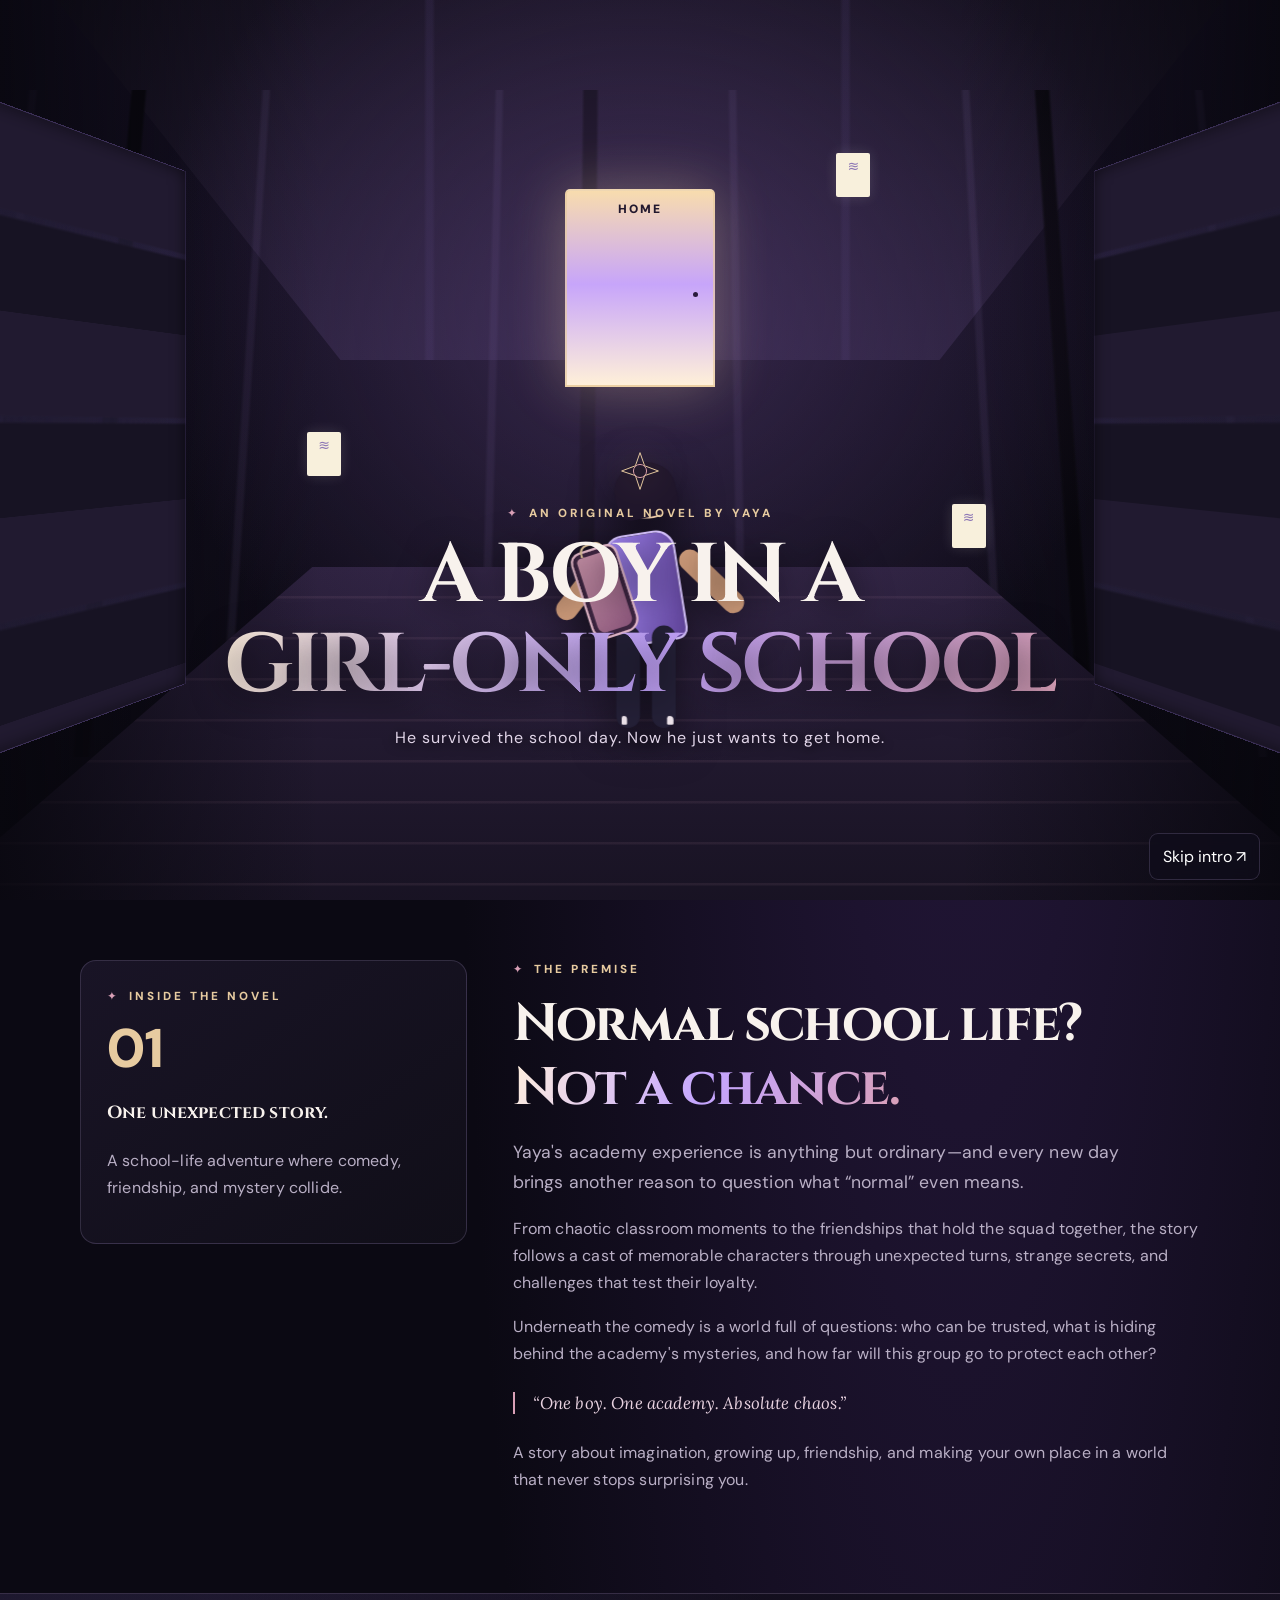
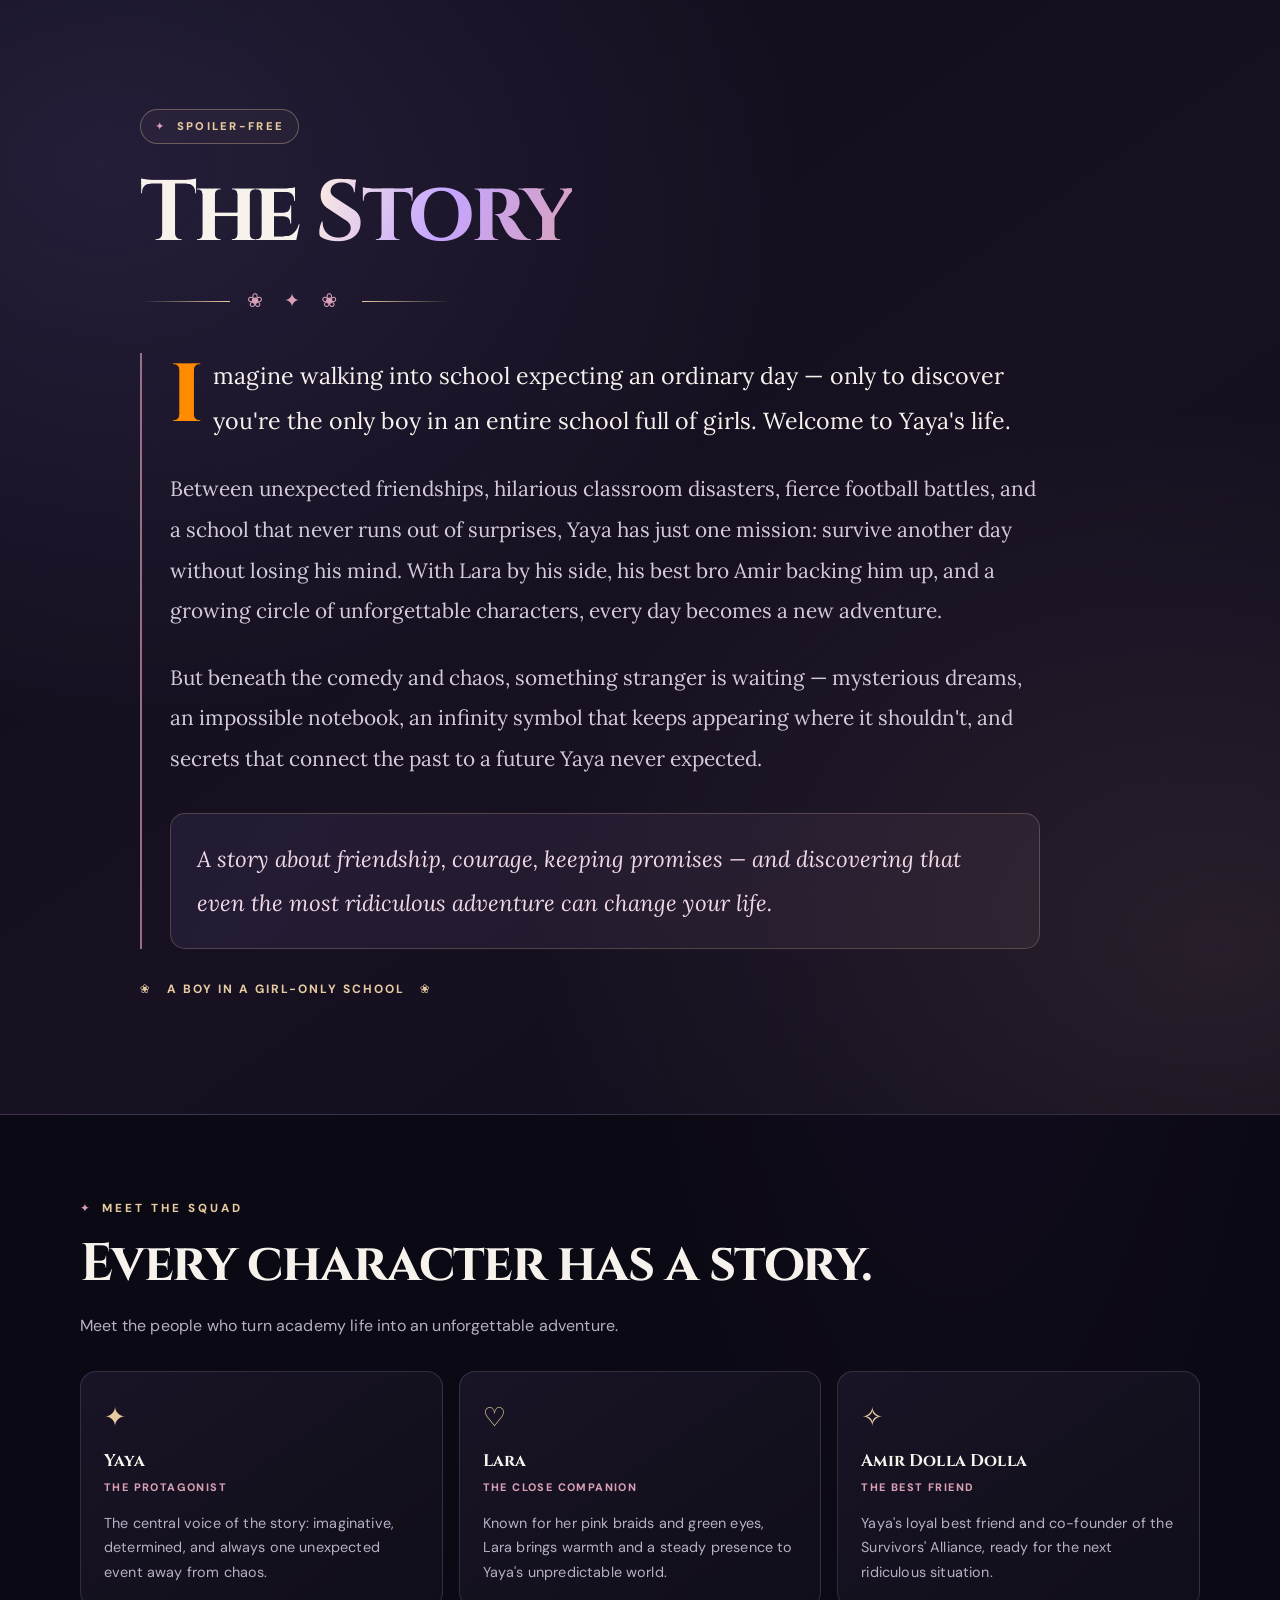
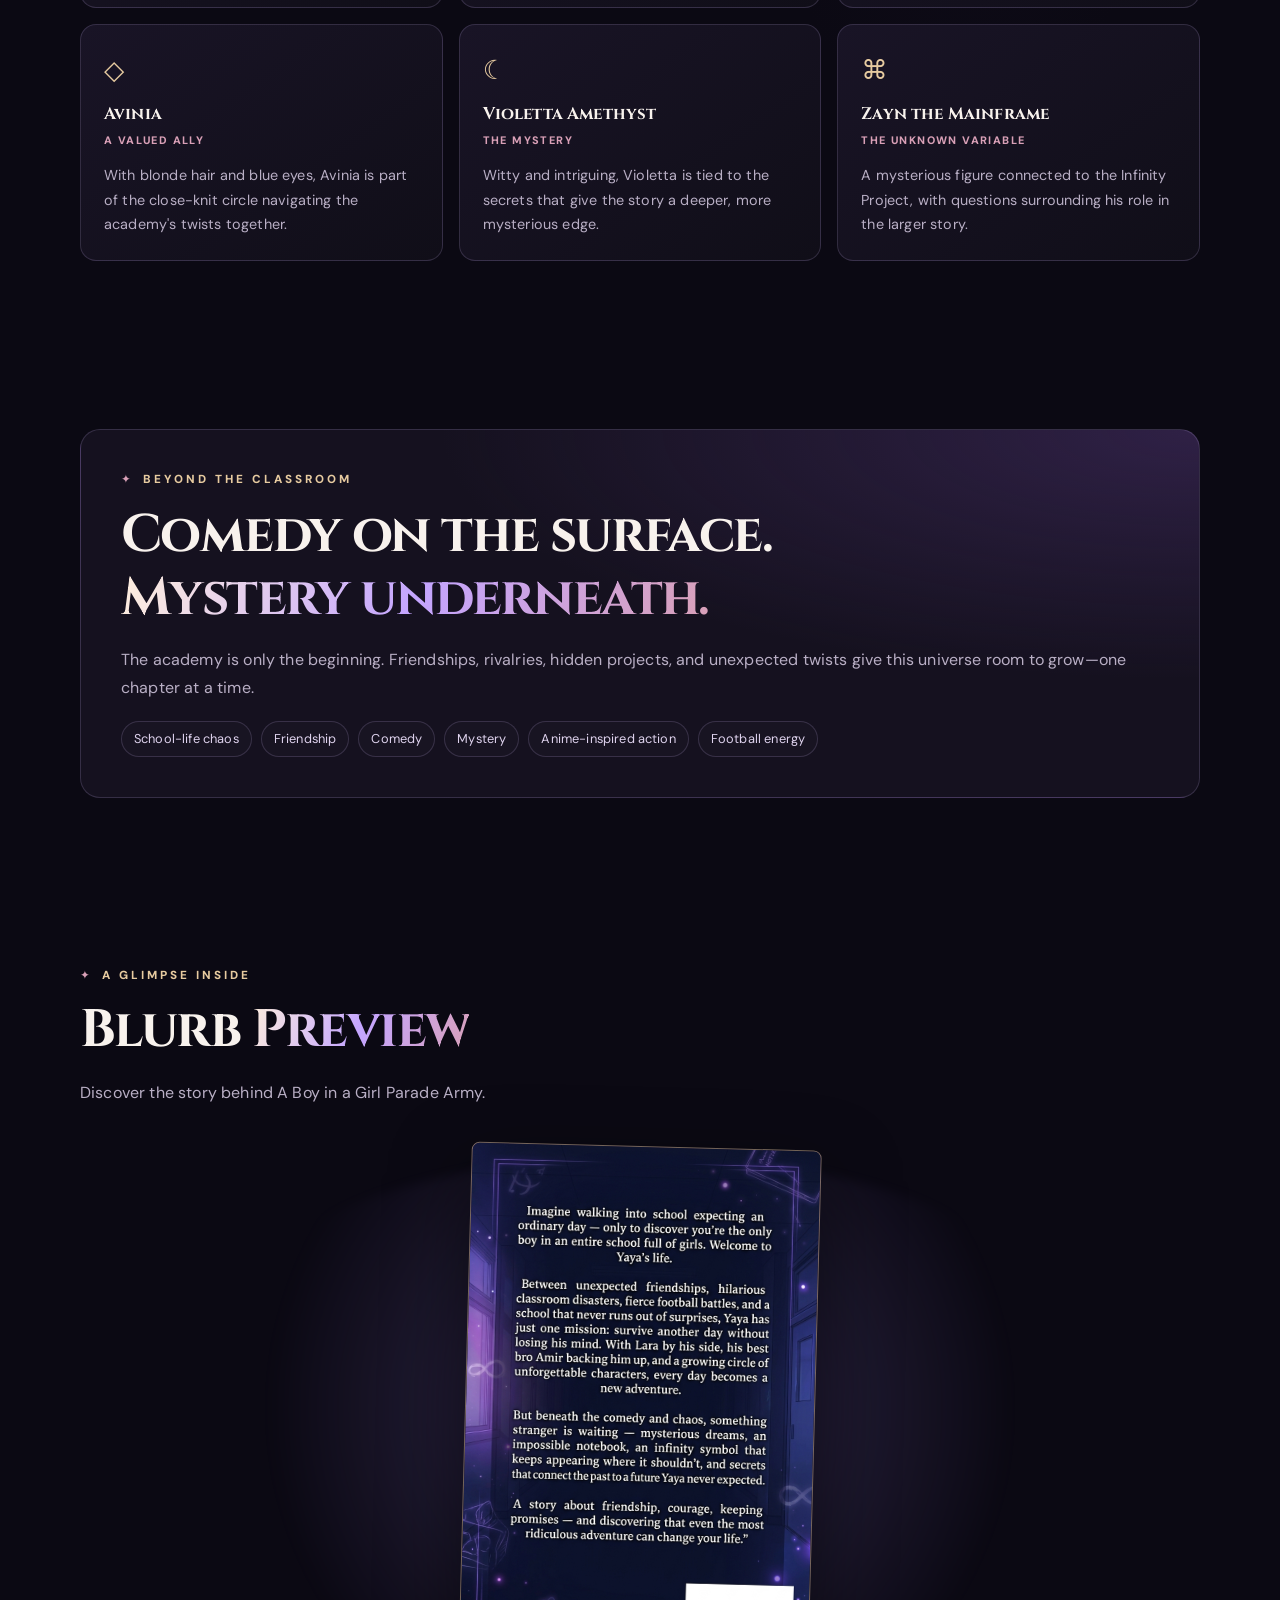
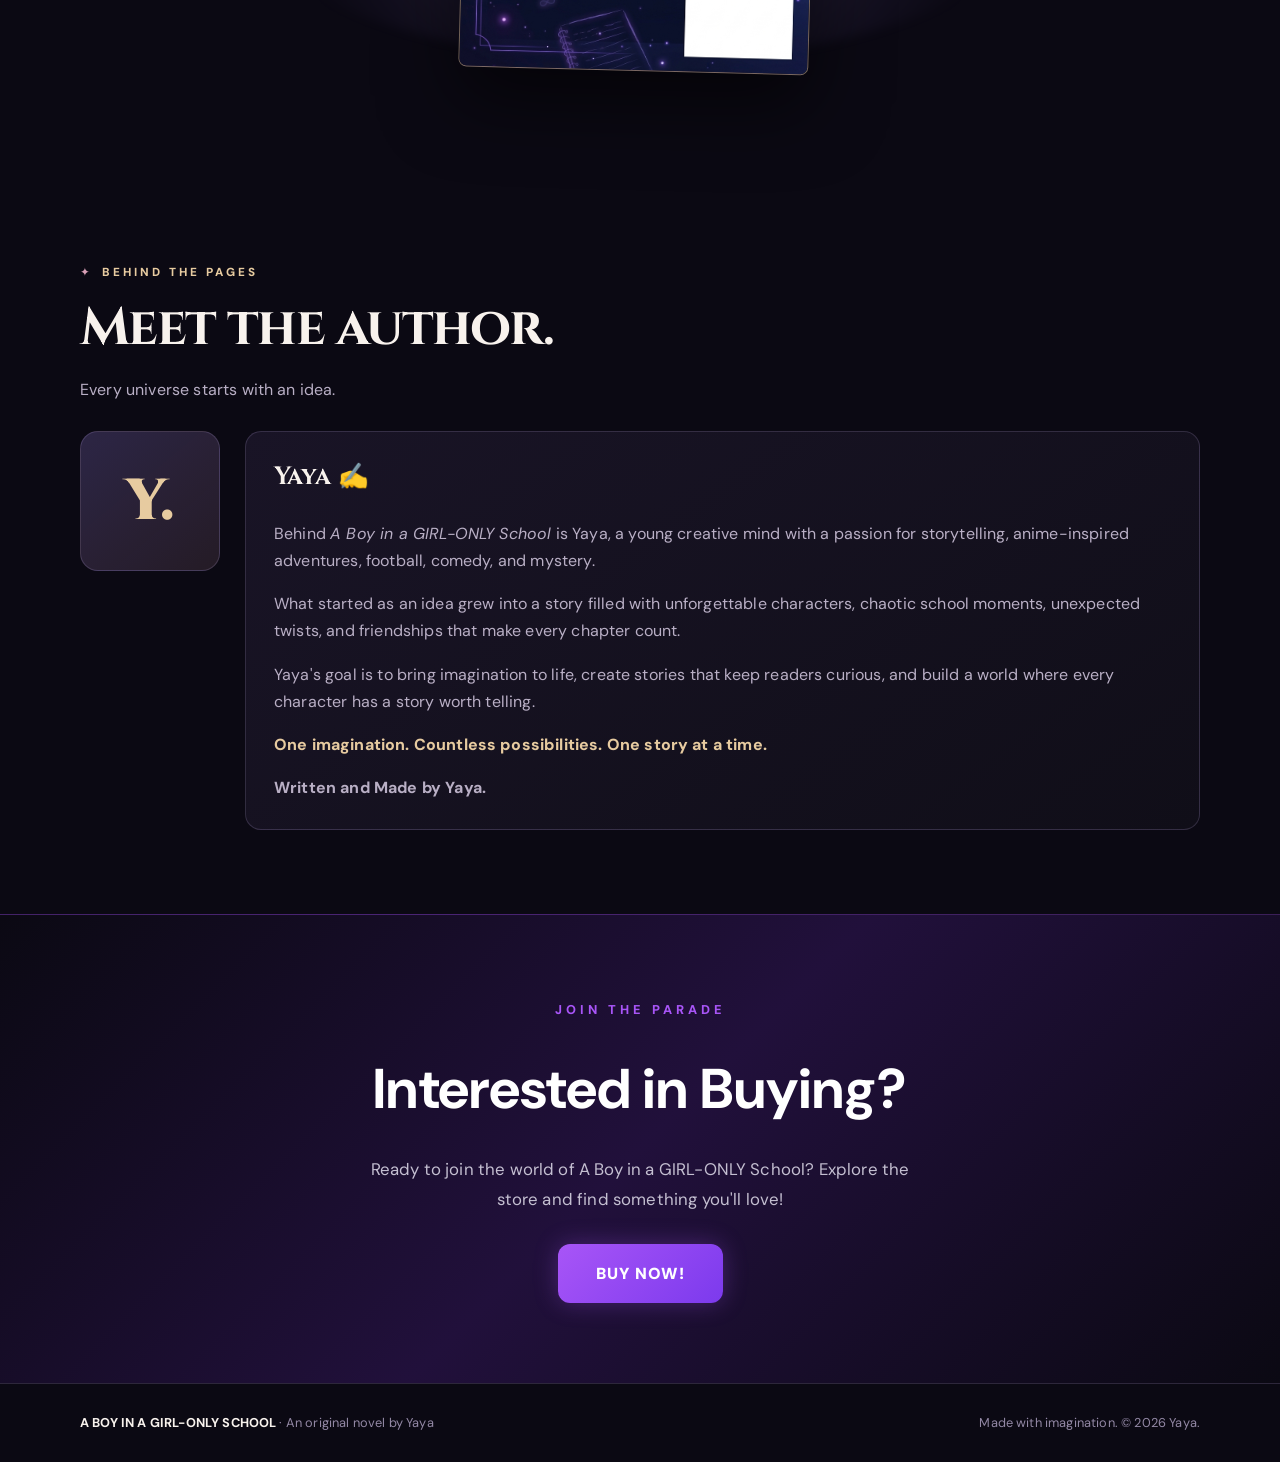
<file: index.html>
<!doctype html>
<html lang="en">
  <head>
    <meta charset="UTF-8" />
    <meta name="viewport" content="width=device-width, initial-scale=1" />
    <meta name="theme-color" content="#0b0913" />
    <meta name="color-scheme" content="dark" />
    <meta name="robots" content="index, follow, max-image-preview:large" />

    <!-- SEO -->
    <title>A Boy in a GIRL-ONLY School | Official Novel by Yaya</title>
    <meta
      name="description"
      content="Discover A Boy in a GIRL-ONLY School, an original school-life comedy by Yaya filled with friendship, academy adventures, football, and mystery."
    />
    <link rel="canonical" href="https://girl-only.cc.cd/" />

    <!-- Social sharing: Open Graph -->
    <meta property="og:type" content="website" />
    <meta property="og:site_name" content="A Boy in a GIRL-ONLY School" />
    <meta
      property="og:title"
      content="A Boy in a GIRL-ONLY School | Official Novel by Yaya"
    />
    <meta
      property="og:description"
      content="One boy. One academy. Absolute chaos. Discover Yaya's original novel, meet the squad, and explore the academy's mysteries."
    />
    <meta property="og:url" content="https://girl-only.cc.cd/" />
    <meta property="og:image" content="https://girl-only.cc.cd/cover.png" />
    <meta
      property="og:image:alt"
      content="Cover artwork for A Boy in a GIRL-ONLY School by Yaya"
    />

    <!-- X / Twitter sharing -->
    <meta name="twitter:card" content="summary_large_image" />
    <meta name="twitter:title" content="A Boy in a GIRL-ONLY School | Yaya" />
    <meta
      name="twitter:description"
      content="One boy. One academy. Absolute chaos. Explore Yaya's original school-life comedy novel."
    />
    <meta name="twitter:image" content="https://https://girl-only.cc.cd/cover.png" />

    <!-- Structured data -->
    <script type="application/ld+json">
      {
        "@context": "https://schema.org",
        "@type": "WebSite",
        "name": "A Boy in a GIRL-ONLY School",
        "url": "https://girl-only.cc.cd/",
        "description": "An original school-life comedy novel by Yaya featuring friendship, academy adventures, football, and mystery.",
        "inLanguage": "en",
        "author": {
          "@type": "Person",
          "name": "Yaya"
        }
      }
    </script>

    <!-- Sitemap -->
    <link
      rel="sitemap"
      type="application/xml"
      href="https://girl-only.cc.cd/sitemap.xml"
    />

    <!-- Favicon -->
    <link
      rel="icon"
      type="image/svg+xml"
      href="data:image/svg+xml,%3Csvg xmlns='http://www.w3.org/2000/svg' viewBox='0 0 64 64'%3E%3Crect width='64' height='64' rx='16' fill='%230b0913'/%3E%3Crect x='1' y='1' width='62' height='62' rx='15' fill='none' stroke='%23e7cba0' stroke-opacity='.65'/%3E%3Cpath d='M32 20 C22 7 9 20 18 30 L32 44 L46 30 C55 20 42 7 32 20Z' fill='none' stroke='%23c7a5fa' stroke-width='4' stroke-linecap='round' stroke-linejoin='round'/%3E%3Cpath d='M32 13 L35 21 L43 24 L35 27 L32 35 L29 27 L21 24 L29 21Z' fill='%23e7cba0'/%3E%3Ccircle cx='47' cy='45' r='3' fill='%23e9a6cf'/%3E%3C/svg%3E"
    />

    <!-- Fonts -->
    <link rel="preconnect" href="https://fonts.googleapis.com" />
    <link rel="preconnect" href="https://fonts.gstatic.com" crossorigin />
    <link
      href="https://fonts.googleapis.com/css2?family=Cinzel:wght@500;600;700;800;900&family=DM+Sans:wght@400;500;600;700;800;900&family=Lora:ital,wght@0,400;0,500;0,600;0,700;1,400;1,500;1,600&display=swap"
      rel="stylesheet"
    />
    <style>
      :root {
        color-scheme: dark;
        --bg: #0b0913;
        --panel: #15111f;
        --panel2: #1c1729;
        --purple: #a78bfa;
        --rose: #d9a0b7;
        --gold: #e7cba0;
        --text: #f8f2ed;
        --muted: #b9afc5;
        --border: rgba(215, 190, 255, 0.17);
        --display: "Cinzel", Georgia, serif;
        --story: "Lora", Georgia, serif;
        --ui: "DM Sans", system-ui, sans-serif;
        --max: 1120px;
        --nav-h: 78px;
      }
      *,
      *::before,
      *::after {
        box-sizing: border-box;
      }
      html {
        scroll-behavior: smooth;
        scroll-padding-top: calc(var(--nav-h) + 16px);
        scrollbar-width: thin;
        scrollbar-color: #b99aff #100d1b;
      }
      body {
        margin: 0;
        background:
          radial-gradient(ellipse at 75% 0%, #26183d 0, transparent 38%),
          var(--bg);
        color: var(--text);
        font-family: var(--ui);
        font-size: 16px;
        line-height: 1.7;
        letter-spacing: 0.01em;
        -webkit-font-smoothing: antialiased;
      }
      body::selection {
        background: #ff8c42;
        color: #171717;
      }
      ::selection {
        background: #ff8c42;
        color: #171717;
      }
      ::-webkit-scrollbar {
        width: 10px;
      }
      ::-webkit-scrollbar-track {
        background: #100d1b;
      }
      ::-webkit-scrollbar-thumb {
        background: linear-gradient(#a78bfa, #e9a6cf);
        border: 2px solid #100d1b;
        border-radius: 20px;
      }
      a {
        color: inherit;
        text-decoration: none;
      }
      button {
        font: inherit;
      }
      button,
      a {
        -webkit-tap-highlight-color: transparent;
      }
      button:focus-visible,
      a:focus-visible {
        outline: 2px solid var(--gold);
        outline-offset: 4px;
      }
      img {
        max-width: 100%;
      }
      .container {
        width: min(var(--max), 90%);
        margin-inline: auto;
      }
      .skip-link {
        position: fixed;
        top: 10px;
        left: 10px;
        z-index: 1000;
        padding: 10px 14px;
        background: var(--gold);
        color: #17121e;
        border-radius: 8px;
        transform: translateY(-160%);
      }
      .skip-link:focus {
        transform: translateY(0);
      }
      .reading-progress {
        position: fixed;
        inset: 0 auto auto 0;
        width: 0;
        height: 3px;
        z-index: 1000;
        background: linear-gradient(90deg, var(--purple), #f0abcf);
        box-shadow: 0 0 12px #a78bfa80;
        pointer-events: none;
      }
      header {
        position: sticky;
        top: 0;
        z-index: 100;
        background: rgba(11, 9, 19, 0.88);
        border-bottom: 1px solid var(--border);
        backdrop-filter: blur(16px);
        -webkit-backdrop-filter: blur(16px);
      }
      nav {
        min-height: var(--nav-h);
        display: flex;
        align-items: center;
        justify-content: space-between;
        gap: 24px;
      }
      .logo {
        display: inline-flex;
        flex-direction: column;
        gap: 0;
        font-family: var(--display);
        font-size: clamp(0.7rem, 1.25vw, 0.94rem);
        font-weight: 900;
        line-height: 1.25;
        letter-spacing: 0.105em;
        white-space: nowrap;
      }
      .logo-top {
        color: var(--text);
      }
      .logo-bottom {
        color: var(--rose);
        font-size: 0.82em;
        letter-spacing: 0.2em;
      }
      .navlinks {
        display: flex;
        align-items: center;
        gap: clamp(14px, 2.2vw, 27px);
        color: var(--muted);
        font-size: 0.87rem;
        font-weight: 600;
      }
      .navlinks a {
        transition: color 0.2s;
      }
      .navlinks a:hover,
      .navlinks a[aria-current="location"] {
        color: var(--gold);
      }
      .menu {
        display: none;
        border: 1px solid var(--border);
        border-radius: 10px;
        padding: 8px 12px;
        background: #ffffff06;
        color: var(--text);
        cursor: pointer;
      }
      .hero {
        position: relative;
        padding: clamp(64px, 9vw, 110px) 0 90px;
        overflow: hidden;
      }
      .hero::before {
        content: "";
        position: absolute;
        inset: 0;
        pointer-events: none;
        background: radial-gradient(
          ellipse at 0 40%,
          rgba(167, 139, 250, 0.08),
          transparent 45%
        );
      }
      .hero-grid {
        position: relative;
        display: grid;
        grid-template-columns: 1.15fr 0.85fr;
        gap: clamp(28px, 5vw, 64px);
        align-items: center;
      }
      .eyebrow {
        color: var(--gold);
        text-transform: uppercase;
        letter-spacing: 3px;
        font-size: 0.73rem;
        font-weight: 800;
      }
      .eyebrow::before {
        content: "✦";
        margin-right: 9px;
        color: var(--rose);
      }
      h1,
      .intro-title,
      .section-title {
        font-family: var(--display);
        font-weight: 700;
        text-wrap: balance;
      }
      h1 {
        font-size: clamp(2.6rem, 6vw, 5.4rem);
        line-height: 1.08;
        letter-spacing: -0.045em;
        margin: 22px 0;
      }
      .gradient {
        color: var(--purple);
        background: linear-gradient(110deg, #fff0dd, #c4a5ff, var(--rose));
        -webkit-background-clip: text;
        background-clip: text;
        -webkit-text-fill-color: transparent;
      }
      .lead {
        color: var(--muted);
        font-size: clamp(1rem, 1.4vw, 1.1rem);
        max-width: 610px;
      }
      .actions {
        display: flex;
        gap: 12px;
        flex-wrap: wrap;
        margin-top: 28px;
      }
      .btn {
        display: inline-flex;
        align-items: center;
        justify-content: center;
        gap: 8px;
        padding: 12px 18px;
        border: 1px solid var(--border);
        border-radius: 10px;
        font-weight: 750;
        transition:
          transform 0.2s,
          border-color 0.2s,
          background 0.2s;
      }
      .btn:hover {
        transform: translateY(-2px);
      }
      .primary {
        background: linear-gradient(120deg, #7951c8, #a078d6);
        border-color: transparent;
        color: white;
        box-shadow: 0 8px 25px #7951c82c;
      }
      .primary:hover {
        background: linear-gradient(120deg, #8a63d8, #b08ae2);
      }
      .secondary {
        background: rgba(255, 255, 255, 0.025);
      }
      .secondary:hover {
        border-color: #a78bfa88;
      }
      .meta {
        color: var(--muted);
        font-size: 0.8rem;
        margin-top: 26px;
      }
      .cover-wrap {
        position: relative;
        display: grid;
        place-items: center;
        padding: 24px;
      }
      .cover-wrap::before {
        content: "";
        position: absolute;
        inset: 6%;
        border-radius: 50%;
        background: radial-gradient(
          circle,
          rgba(167, 139, 250, 0.27),
          transparent 68%
        );
        filter: blur(6px);
      }
      .cover {
        position: relative;
        width: min(100%, 350px);
        aspect-ratio: 2/3;
        border-radius: 8px;
        overflow: hidden;
        border: 1px solid rgba(231, 203, 160, 0.45);
        background: linear-gradient(145deg, #241936, #100d18);
        box-shadow: 0 30px 75px #0009;
        transform: rotate(1.5deg);
        transition: transform 0.35s;
      }
      .cover:hover {
        transform: rotate(0) translateY(-5px);
      }
      .cover img {
        width: 100%;
        height: 100%;
        object-fit: cover;
        display: block;
      }
      .cover-fallback {
        display: none;
        position: absolute;
        inset: 0;
        padding: 28px;
        text-align: center;
        place-items: center;
        background: radial-gradient(circle at 50% 25%, #49306c, #100d18 68%);
      }
      .cover-fallback strong {
        font: 800 clamp(1.5rem, 3vw, 2.2rem)/1.2 var(--display);
        display: block;
      }
      .cover-fallback span {
        display: block;
        color: var(--gold);
        letter-spacing: 3px;
        font-size: 0.7rem;
        margin-top: 20px;
      }
      section {
        padding: clamp(58px, 7vw, 84px) 0;
      }
      .section-title {
        font-size: clamp(2rem, 4.4vw, 3.3rem);
        line-height: 1.2;
        letter-spacing: -0.03em;
        margin: 14px 0;
      }
      .section-intro {
        color: var(--muted);
        max-width: 690px;
      }
      .story-grid {
        display: grid;
        grid-template-columns: 0.72fr 1.28fr;
        gap: clamp(25px, 4vw, 46px);
        align-items: start;
      }
      .info-box,
      .character,
      .author-box {
        border: 1px solid var(--border);
        background: linear-gradient(145deg, #191426, #100e18);
        border-radius: 16px;
      }
      .info-box {
        padding: 26px;
      }
      .number {
        color: var(--gold);
        font-size: 3.4rem;
        font-weight: 850;
        line-height: 1.2;
        margin-top: 10px;
      }
      .info-box h3 {
        font-family: var(--display);
        font-size: 1.1rem;
      }
      .info-box p,
      p {
        color: var(--muted);
      }
      .quote {
        border-left: 2px solid var(--rose);
        padding-left: 18px;
        color: #e8d2e0;
        margin: 25px 0;
        font: italic 1.05rem var(--story);
      }
      #blurb {
        position: relative;
        padding: clamp(70px, 9vw, 115px) 0;
        overflow: hidden;
        border-block: 1px solid var(--border);
        background:
          radial-gradient(
            ellipse at 8% 15%,
            rgba(167, 139, 250, 0.13),
            transparent 42%
          ),
          radial-gradient(
            ellipse at 95% 85%,
            rgba(217, 160, 169, 0.11),
            transparent 40%
          ),
          linear-gradient(145deg, #100d1b, #171122 55%, #100d19);
      }
      .blurb-inner {
        max-width: 1000px;
        margin-inline: auto;
      }
      .blurb-label {
        display: inline-flex;
        align-items: center;
        gap: 10px;
        padding: 7px 14px;
        border: 1px solid #e7cba059;
        border-radius: 50px;
        color: var(--gold);
        background: #e7cba009;
        font-size: 0.7rem;
        font-weight: 850;
        letter-spacing: 2.3px;
        text-transform: uppercase;
      }
      .blurb-label::before {
        content: "✦";
        color: var(--rose);
      }
      #blurb .section-title {
        margin: 25px 0 18px;
        font-size: clamp(2.8rem, 6.7vw, 5.5rem);
        line-height: 1.06;
        letter-spacing: -0.04em;
      }
      .blurb-divider {
        display: flex;
        align-items: center;
        gap: 17px;
        width: fit-content;
        margin: 25px 0 35px;
        color: var(--rose);
        font-size: 1.2rem;
        letter-spacing: 8px;
      }
      .blurb-divider::before,
      .blurb-divider::after {
        content: "";
        width: clamp(30px, 8vw, 90px);
        height: 1px;
        background: linear-gradient(90deg, transparent, var(--gold));
      }
      .blurb-divider::after {
        transform: rotate(180deg);
      }
      .blurb-copy {
        max-width: 900px;
        padding-left: 28px;
        border-left: 2px solid #d9a0b7a6;
        font-family: var(--story);
      }
      .blurb-copy p {
        margin: 0 0 26px;
        color: #d4cada;
        font-size: clamp(1.05rem, 1.65vw, 1.3rem);
        line-height: 1.95;
        letter-spacing: 0;
      }
      .blurb-copy p:last-child {
        margin-bottom: 0;
      }
      .blurb-copy .blurb-opening {
        color: var(--text);
        font-size: clamp(1.15rem, 2vw, 1.45rem);
      }
      .orange-i {
        float: left;
        color: #ff8c00;
        font-family: var(--display);
        font-size: 3.55em;
        font-weight: 800;
        line-height: 0.95;
        margin: 0.06em 0.12em 0 0;
      }
      .blurb-copy .blurb-ending {
        margin-top: 34px;
        padding: 23px 26px;
        border: 1px solid #e7cba03b;
        border-radius: 15px;
        color: #f0d8e5;
        background: linear-gradient(120deg, #a78bfa17, #d9a0a912);
        font-size: clamp(1.08rem, 1.8vw, 1.4rem);
        font-style: italic;
      }
      .blurb-bottom {
        margin-top: 30px;
        color: var(--gold);
        font-size: 0.75rem;
        font-weight: 750;
        letter-spacing: 2px;
        text-transform: uppercase;
      }
      .characters {
        display: grid;
        grid-template-columns: repeat(3, minmax(0, 1fr));
        gap: 16px;
        margin-top: 32px;
      }
      .character {
        padding: 23px;
        min-width: 0;
        transition:
          transform 0.22s,
          border-color 0.22s,
          background 0.22s;
      }
      .character:hover {
        transform: translateY(-4px);
        border-color: #a78bfa80;
        background: linear-gradient(145deg, #201832, #100e18);
      }
      .symbol {
        font-size: 1.65rem;
        color: var(--gold);
      }
      .character h3,
      .author-box h3 {
        font-family: var(--display);
        line-height: 1.4;
      }
      .character h3 {
        font-size: 1.05rem;
        margin: 10px 0 4px;
      }
      .role {
        font-size: 0.68rem;
        color: var(--rose);
        letter-spacing: 1.4px;
        text-transform: uppercase;
        font-weight: 800;
      }
      .character p {
        font-size: 0.9rem;
        margin-bottom: 0;
      }
      .mystery {
        border: 1px solid var(--border);
        border-radius: 20px;
        padding: clamp(25px, 4vw, 40px);
        background:
          radial-gradient(ellipse at 100% 0%, #49306c80, transparent 48%),
          var(--panel);
      }
      .tags {
        display: flex;
        gap: 9px;
        flex-wrap: wrap;
        margin-top: 20px;
      }
      .tag {
        border: 1px solid var(--border);
        border-radius: 30px;
        padding: 6px 12px;
        color: #dfd3ee;
        font-size: 0.8rem;
        background: #ffffff04;
      }
      .author-grid {
        display: grid;
        grid-template-columns: 140px minmax(0, 1fr);
        gap: 25px;
        align-items: start;
        margin-top: 28px;
      }
      .monogram {
        aspect-ratio: 1;
        display: grid;
        place-items: center;
        border-radius: 18px;
        background: linear-gradient(140deg, #a78bfa38, #d9a0a920);
        border: 1px solid var(--border);
        color: var(--gold);
        font: 900 3.6rem var(--display);
      }
      .author-box {
        padding: 28px;
      }
      .author-box h3 {
        margin-top: 0;
        font-size: 1.55rem;
      }
      .author-box p:last-child {
        margin-bottom: 0;
      }
      footer {
        border-top: 1px solid var(--border);
        padding: 28px 0;
        font-size: 0.8rem;
        color: #9388a5;
      }
      footer .container {
        display: flex;
        justify-content: space-between;
        gap: 12px;
        flex-wrap: wrap;
      }
      footer strong {
        color: var(--text);
      }
      /* Cinematic story splash: pack, run, escape the noise, finally get home */
      #intro {
        position: fixed;
        inset: 0;
        z-index: 500;
        display: grid;
        place-items: center;
        overflow: hidden;
        text-align: center;
        padding: clamp(18px, 4vw, 36px);
        background: #090811;
        isolation: isolate;
        transition:
          opacity 0.7s,
          visibility 0.7s;
      }
      #intro.done {
        opacity: 0;
        visibility: hidden;
        pointer-events: none;
      }
      .intro-scene {
        position: absolute;
        inset: 0;
        overflow: hidden;
        background: linear-gradient(
          180deg,
          #171126 0%,
          #100d1a 62%,
          #08070e 100%
        );
        z-index: -1;
      }
      .hall-glow {
        position: absolute;
        inset: 0;
        background:
          radial-gradient(ellipse at 50% 34%, #59407888, transparent 55%),
          linear-gradient(
            90deg,
            #08070ed9,
            transparent 25%,
            transparent 75%,
            #08070ed9
          );
      }
      .hall-ceiling {
        position: absolute;
        left: -15%;
        right: -15%;
        top: -35%;
        height: 75%;
        background:
          repeating-linear-gradient(
            90deg,
            transparent 0 12%,
            #a78bfa12 12.2% 12.5%,
            transparent 12.7% 25%
          ),
          linear-gradient(#08070c, #29203b);
        clip-path: polygon(0 0, 100% 0, 68% 100%, 32% 100%);
      }
      .hall-floor {
        position: absolute;
        left: -30%;
        right: -30%;
        bottom: -30%;
        height: 67%;
        background:
          repeating-linear-gradient(
            0deg,
            transparent 0 38px,
            #d9a0b715 39px 41px
          ),
          linear-gradient(180deg, #2b203c, #09080f);
        clip-path: polygon(34% 0, 66% 0, 100% 100%, 0 100%);
        animation: floorRush 1.05s linear infinite;
      }
      .hallway-doors {
        position: absolute;
        inset: 8% -10% 18%;
        background:
          repeating-linear-gradient(
            90deg,
            transparent 0 8%,
            #c4a5ff14 8.2% 8.5%,
            transparent 8.7% 16%
          ),
          repeating-linear-gradient(
            90deg,
            transparent 0 15%,
            #08070c 15.2% 16%,
            transparent 16.2% 31%
          );
        transform: perspective(320px) rotateX(3deg);
        animation: doorsRush 1.8s linear infinite;
      }
      .exit-door {
        position: absolute;
        left: 50%;
        top: 21%;
        width: clamp(72px, 13vw, 150px);
        height: clamp(105px, 22vh, 220px);
        transform: translateX(-50%);
        border: 2px solid #e7cba0aa;
        border-radius: 5px 5px 0 0;
        background: linear-gradient(180deg, #f8dcae, #c7a5fa 48%, #fff0d9);
        box-shadow: 0 0 55px #e7cba055;
        animation: homeDoor 7.4s both;
      }
      .exit-door:before {
        content: "HOME";
        position: absolute;
        top: 10px;
        left: 0;
        right: 0;
        color: #22182e;
        font: 900 clamp(8px, 1.1vw, 12px) var(--ui);
        letter-spacing: 2px;
      }
      .exit-door:after {
        content: "";
        position: absolute;
        right: 10%;
        top: 52%;
        width: 5px;
        height: 5px;
        border-radius: 50%;
        background: #2a1b3c;
      }
      .locker {
        position: absolute;
        top: 15%;
        bottom: 20%;
        width: 18%;
        border: 1px solid #a78bfa32;
        background: repeating-linear-gradient(
          180deg,
          #211a30 0 16%,
          #a78bfa24 16.4% 17%,
          #171323 17.5% 32%
        );
        box-shadow: inset 0 0 18px #0008;
      }
      .locker.left {
        left: -2%;
        transform: perspective(240px) rotateY(17deg);
      }
      .locker.right {
        right: -2%;
        transform: perspective(240px) rotateY(-17deg);
      }
      .thought {
        position: absolute;
        top: 15%;
        padding: 8px 13px;
        border: 1px solid #d9a0b76b;
        border-radius: 18px;
        background: #130f20d9;
        color: #f8eaf3;
        font-size: clamp(0.62rem, 1.3vw, 0.85rem);
        font-weight: 800;
        letter-spacing: 1px;
        box-shadow: 0 8px 30px #0006;
        animation: thoughtPanic 5.8s both;
      }
      .thought.one {
        left: 9%;
        --tilt: -9deg;
      }
      .thought.two {
        right: 8%;
        top: 29%;
        --tilt: 8deg;
        animation-delay: 0.5s;
      }
      .thought.three {
        left: 15%;
        top: 43%;
        --tilt: 5deg;
        animation-delay: 1s;
      }
      .runner {
        position: absolute;
        left: 50%;
        bottom: 17%;
        width: clamp(80px, 15vw, 150px);
        height: clamp(150px, 30vh, 270px);
        transform: translateX(-50%);
        animation: runnerEscape 7.4s both;
        filter: drop-shadow(0 12px 20px #0009);
      }
      .runner-head {
        position: absolute;
        z-index: 3;
        left: 38%;
        top: 2%;
        width: 31%;
        aspect-ratio: 1;
        border-radius: 46% 48% 44% 45%;
        background: #d6a17f;
        border: 2px solid #f4d0ad;
        box-shadow: inset -7px -3px #8d5a59;
      }
      .runner-hair {
        position: absolute;
        z-index: 4;
        left: 34%;
        top: 0;
        width: 38%;
        height: 19%;
        border-radius: 55% 55% 20% 25%;
        background: #20162b;
        transform: rotate(-12deg);
      }
      .runner-body {
        position: absolute;
        left: 31%;
        top: 24%;
        width: 44%;
        height: 38%;
        border-radius: 18px 18px 10px 10px;
        background: linear-gradient(100deg, #a78bfa, #62459c);
        border: 2px solid #d8c4ff;
        transform: rotate(-9deg);
      }
      .runner-bag {
        position: absolute;
        z-index: 2;
        left: 13%;
        top: 29%;
        width: 30%;
        height: 31%;
        border-radius: 10px 10px 13px 13px;
        background: linear-gradient(135deg, #d9a0b7, #8d557d);
        border: 2px solid #f2c5d7;
        transform: rotate(-18deg);
        box-shadow: inset 0 0 0 4px #402744;
      }
      .runner-bag:before {
        content: "";
        position: absolute;
        left: 23%;
        right: 23%;
        top: -9%;
        height: 14%;
        border: 2px solid #e7cba0;
        border-bottom: 0;
        border-radius: 8px 8px 0 0;
      }
      .runner-arm {
        position: absolute;
        top: 31%;
        width: 13%;
        height: 28%;
        border-radius: 20px;
        background: #d6a17f;
        transform-origin: top center;
      }
      .runner-arm.left {
        left: 25%;
        transform: rotate(38deg);
        animation: armLeft 0.38s ease-in-out infinite alternate;
      }
      .runner-arm.right {
        right: 18%;
        transform: rotate(-46deg);
        animation: armRight 0.38s ease-in-out infinite alternate;
      }
      .runner-leg {
        position: absolute;
        top: 56%;
        width: 15%;
        height: 35%;
        border-radius: 12px;
        background: #242037;
        transform-origin: top center;
      }
      .runner-leg.left {
        left: 35%;
        animation: legLeft 0.36s ease-in-out infinite alternate;
      }
      .runner-leg.right {
        left: 57%;
        animation: legRight 0.36s ease-in-out infinite alternate;
      }
      .runner-shoe {
        position: absolute;
        bottom: 3%;
        width: 24%;
        height: 8%;
        border-radius: 9px 15px 5px 5px;
        background: #f0e6ed;
      }
      .runner-shoe.left {
        left: 24%;
      }
      .runner-shoe.right {
        right: 11%;
      }
      .flying-paper {
        position: absolute;
        width: clamp(18px, 3vw, 34px);
        height: clamp(24px, 4vw, 44px);
        background: #f8f0dc;
        border-radius: 2px;
        box-shadow: 0 0 14px #fff2;
        animation: paperFly 2.2s ease-in-out infinite;
      }
      .flying-paper:after {
        content: "≋";
        color: #8d77b5;
        font-size: 14px;
        display: block;
        margin-top: 2px;
      }
      .paper-a {
        left: 24%;
        top: 48%;
        animation-delay: -0.7s;
      }
      .paper-b {
        right: 23%;
        top: 56%;
        animation-delay: -1.4s;
      }
      .paper-c {
        right: 32%;
        top: 17%;
        animation-delay: -0.2s;
      }
      .packing-card {
        position: absolute;
        left: 50%;
        top: 50%;
        width: min(84vw, 560px);
        transform: translate(-50%, -50%);
        padding: 16px 22px;
        border: 1px solid #d9a0b75c;
        border-radius: 16px;
        background: #0c0917df;
        backdrop-filter: blur(10px);
        box-shadow: 0 20px 70px #0008;
        animation: packingBeat 7.4s both;
      }
      .packing-card .packing-label {
        color: var(--gold);
        font-size: 0.7rem;
        font-weight: 900;
        letter-spacing: 3px;
        text-transform: uppercase;
      }
      .packing-card .packing-line {
        margin-top: 5px;
        color: #fff0f5;
        font: 800 clamp(1.15rem, 3vw, 2rem)/1.25 var(--display);
        letter-spacing: 0.02em;
      }
      .packing-card .packing-small {
        margin-top: 5px;
        color: #c8bbd8;
        font-size: 0.78rem;
        letter-spacing: 0.7px;
      }
      .intro-inner {
        position: relative;
        z-index: 5;
        max-width: 900px;
        padding-top: min(37vh, 300px);
        opacity: 0;
        animation: titleArrive 7.4s both;
      }
      .intro-icon {
        width: 42px;
        height: 42px;
        color: var(--gold);
        margin-bottom: 4px;
        filter: drop-shadow(0 0 18px #e7cba080);
      }
      .intro-title {
        font-size: clamp(2rem, 7.4vw, 5.2rem);
        line-height: 1.08;
        letter-spacing: -0.04em;
        margin: 8px 0 12px;
        text-shadow: 0 8px 35px #0009;
      }
      .intro-sub {
        color: #e1d5e8;
        letter-spacing: 1px;
        text-shadow: 0 2px 12px #000;
      }
      .skip {
        position: absolute;
        z-index: 10;
        right: 20px;
        bottom: 20px;
        background: #100d1bcc;
        color: white;
        border: 1px solid var(--border);
        border-radius: 9px;
        padding: 9px 13px;
        cursor: pointer;
        backdrop-filter: blur(8px);
      }
      @keyframes floorRush {
        from {
          background-position: 0 0;
        }
        to {
          background-position: 0 82px;
        }
      }
      @keyframes doorsRush {
        0% {
          transform: perspective(320px) rotateX(3deg) scale(1);
        }
        100% {
          transform: perspective(320px) rotateX(3deg) scale(1.12);
        }
      }
      @keyframes homeDoor {
        0%,
        58% {
          opacity: 0;
          transform: translateX(-50%) scale(0.55);
        }
        72% {
          opacity: 1;
          transform: translateX(-50%) scale(1.15);
        }
        100% {
          opacity: 1;
          transform: translateX(-50%) scale(1);
        }
      }
      @keyframes runnerEscape {
        0%,
        16% {
          transform: translateX(-50%) translateY(8px) scale(0.82);
          opacity: 0;
        }
        24% {
          opacity: 1;
        }
        35%,
        60% {
          transform: translateX(-50%) translateY(0) scale(1);
        }
        78% {
          transform: translateX(-50%) translateY(-8px) scale(1.08);
        }
        100% {
          transform: translateX(-50%) translateY(-4px) scale(1.08);
        }
      }
      @keyframes armLeft {
        to {
          transform: rotate(-35deg);
        }
      }
      @keyframes armRight {
        to {
          transform: rotate(30deg);
        }
      }
      @keyframes legLeft {
        to {
          transform: rotate(-32deg);
        }
      }
      @keyframes legRight {
        to {
          transform: rotate(38deg);
        }
      }
      @keyframes paperFly {
        0%,
        100% {
          transform: translate(0, 0) rotate(0);
          opacity: 0.15;
        }
        50% {
          transform: translate(-38px, -55px) rotate(35deg);
          opacity: 1;
        }
      }
      @keyframes thoughtPanic {
        0%,
        15% {
          opacity: 0;
          transform: scale(0.65) rotate(var(--tilt, 0deg));
        }
        25%,
        60% {
          opacity: 1;
          transform: scale(1) rotate(var(--tilt, 0deg));
        }
        78%,
        100% {
          opacity: 0;
          transform: scale(0.75) rotate(var(--tilt, 0deg));
        }
      }
      @keyframes packingBeat {
        0%,
        15% {
          opacity: 1;
          transform: translate(-50%, -50%) scale(1);
        }
        22%,
        35% {
          opacity: 0;
          transform: translate(-50%, -50%) scale(0.88);
        }
        100% {
          opacity: 0;
          transform: translate(-50%, -50%) scale(0.88);
        }
      }
      @keyframes titleArrive {
        0%,
        68% {
          opacity: 0;
          transform: translateY(24px) scale(0.96);
        }
        80%,
        100% {
          opacity: 1;
          transform: translateY(0) scale(1);
        }
      }
      @media (max-width: 620px) {
        .packing-card {
          top: 43%;
          padding: 13px 15px;
        }
        .intro-inner {
          padding-top: 46vh;
        }
        .intro-icon {
          width: 32px;
          height: 32px;
        }
        .thought.one {
          left: 4%;
        }
        .thought.two {
          right: 4%;
        }
        .thought.three {
          left: 6%;
        }
        .runner {
          bottom: 16%;
        }
        .intro-title {
          font-size: clamp(1.8rem, 8.2vw, 3.3rem);
        }
      }
      @media (prefers-reduced-motion: reduce) {
        #intro .hall-floor,
        #intro .hallway-doors,
        #intro .exit-door,
        #intro .runner,
        #intro .thought,
        #intro .flying-paper,
        #intro .packing-card,
        #intro .intro-inner,
        #intro .runner-arm,
        #intro .runner-leg {
          animation: none !important;
        }
        #intro .packing-card {
          opacity: 0;
        }
        #intro .intro-inner {
          opacity: 1;
          transform: none;
        }
      }

      .reveal {
        opacity: 0;
        transform: translateY(14px);
        transition:
          opacity 0.65s ease,
          transform 0.65s ease;
      }
      .reveal.show {
        opacity: 1;
        transform: none;
      }
      @media (max-width: 850px) {
        :root {
          --nav-h: 72px;
        }
        .hero-grid {
          grid-template-columns: 1fr;
          gap: 28px;
        }
        .hero-copy {
          max-width: 720px;
        }
        .cover-wrap {
          max-width: 450px;
          margin: auto;
        }
        .story-grid {
          grid-template-columns: 1fr;
        }
        .info-box {
          max-width: none;
        }
        .characters {
          grid-template-columns: repeat(2, minmax(0, 1fr));
        }
        .navlinks {
          gap: 14px;
          font-size: 0.8rem;
        }
      }
      @media (max-width: 620px) {
        .container {
          width: 91%;
        }
        .logo {
          font-size: 0.66rem;
          letter-spacing: 0.08em;
        }
        .logo-bottom {
          letter-spacing: 0.14em;
        }
        .menu {
          display: block;
          flex-shrink: 0;
        }
        .navlinks {
          display: none;
          position: absolute;
          top: calc(var(--nav-h) - 1px);
          left: 0;
          right: 0;
          padding: 20px 5%;
          background: rgba(11, 9, 19, 0.98);
          border-bottom: 1px solid var(--border);
          flex-direction: column;
          align-items: stretch;
          gap: 0;
          font-size: 0.95rem;
        }
        .navlinks.open {
          display: flex;
        }
        .navlinks a {
          padding: 10px 0;
        }
        .hero {
          padding: 55px 0;
        }
        .hero-grid {
          gap: 22px;
        }
        h1 {
          font-size: clamp(2.25rem, 10.5vw, 3.6rem);
          letter-spacing: -0.04em;
        }
        .cover-wrap {
          padding: 14px;
        }
        .cover {
          width: min(78%, 320px);
        }
        section {
          padding: 58px 0;
        }
        .section-title {
          letter-spacing: -0.025em;
        }
        .characters {
          grid-template-columns: 1fr;
        }
        .author-grid {
          grid-template-columns: 1fr;
        }
        .monogram {
          width: 100px;
        }
        .mystery {
          padding: 25px;
        }
        #blurb {
          padding: 65px 0 75px;
        }
        #blurb .section-title {
          letter-spacing: -0.03em;
        }
        .blurb-copy {
          padding-left: 18px;
        }
        .blurb-copy p {
          font-size: 1.04rem;
          line-height: 1.85;
          margin-bottom: 22px;
        }
        .blurb-copy .blurb-opening {
          font-size: 1.16rem;
        }
        .orange-i {
          font-size: 3.1em;
        }
        .blurb-copy .blurb-ending {
          padding: 18px;
        }
        .author-box {
          padding: 22px;
        }
        footer .container {
          display: block;
        }
        footer .container span {
          display: block;
          margin: 5px 0;
        }
      }
      @media (max-width: 360px) {
        .logo {
          font-size: 0.58rem;
        }
        .logo-bottom {
          letter-spacing: 0.1em;
        }
        .actions .btn {
          width: 100%;
        }
        .intro-title {
          letter-spacing: -0.05em;
        }
      }
      @media (prefers-reduced-motion: reduce) {
        *,
        *::before,
        *::after {
          animation: none !important;
          scroll-behavior: auto !important;
          transition: none !important;
        }
        .reveal {
          opacity: 1;
          transform: none;
        }
        .cover {
          transform: none;
        }
      }
      /* BUY NOW SECTION */
      .buy-now-section {
        padding: 80px 20px;
        text-align: center;
        background: linear-gradient(135deg, #0b0913, #21103b, #0b0913);
        border-top: 1px solid rgba(168, 85, 247, 0.3);
      }

      .buy-now-content {
        max-width: 700px;
        margin: 0 auto;
      }

      .buy-now-label {
        color: #a855f7;
        font-size: 0.8rem;
        font-weight: 800;
        letter-spacing: 4px;
      }

      .buy-now-section h2 {
        color: #fff;
        font-size: clamp(2rem, 5vw, 3.5rem);
        margin: 18px 0;
      }

      .buy-now-section p {
        color: #c4bfd1;
        font-size: 1.05rem;
        line-height: 1.8;
        margin: 0 auto 30px;
        max-width: 550px;
      }

      .buy-now-button {
        display: inline-block;
        padding: 16px 38px;
        background: linear-gradient(135deg, #a855f7, #7c3aed);
        color: #fff;
        text-decoration: none;
        font-weight: 900;
        letter-spacing: 1px;
        border-radius: 12px;
        box-shadow: 0 0 25px rgba(168, 85, 247, 0.3);
        transition:
          transform 0.25s ease,
          box-shadow 0.25s ease;
      }

      .buy-now-button:hover {
        transform: translateY(-4px);
        box-shadow: 0 0 35px rgba(168, 85, 247, 0.6);
      }

      .buy-now-button:focus-visible {
        outline: 3px solid #fff;
        outline-offset: 5px;
      }

      @media (prefers-reduced-motion: reduce) {
        .buy-now-button {
          transition: none;
        }
      }
    </style>
  </head>
  <body>
    <a class="skip-link" href="#main">Skip to content</a>
    <div class="reading-progress" id="readingProgress" aria-hidden="true"></div>
    <div
      id="intro"
      aria-label="Cinematic intro: Yaya packs his bag, races through the school, and finally gets home"
    >
      <div class="intro-scene" aria-hidden="true">
        <div class="hall-ceiling"></div>
        <div class="hallway-doors"></div>
        <div class="hall-floor"></div>
        <div class="hall-glow"></div>
        <div class="locker left"></div>
        <div class="locker right"></div>
        <div class="exit-door"></div>
        <div class="thought one">HOME. NOW.</div>
        <div class="thought two">WHY IS IT SO LOUD?</div>
        <div class="thought three">JUST GET TO THE EXIT!</div>
        <div class="flying-paper paper-a"></div>
        <div class="flying-paper paper-b"></div>
        <div class="flying-paper paper-c"></div>
        <div class="runner">
          <div class="runner-bag"></div>
          <div class="runner-head"></div>
          <div class="runner-hair"></div>
          <div class="runner-body"></div>
          <div class="runner-arm left"></div>
          <div class="runner-arm right"></div>
          <div class="runner-leg left">
            <div class="runner-shoe left"></div>
          </div>
          <div class="runner-leg right">
            <div class="runner-shoe right"></div>
          </div>
        </div>
        <div class="packing-card">
          <div class="packing-label">MISSION: GET HOME</div>
          <div class="packing-line">PACK THE BAG. RUN FOR IT.</div>
          <div class="packing-small">
            Books? Check. Phone? Check. Sanity? ...loading.
          </div>
        </div>
      </div>
      <div class="intro-inner">
        <svg
          class="intro-icon"
          viewBox="0 0 64 64"
          fill="none"
          aria-hidden="true"
        >
          <path
            d="M32 4 39 24 60 32 39 39 32 60 25 39 4 32 25 24 32 4Z"
            stroke="currentColor"
            stroke-width="1.5"
          />
          <circle cx="32" cy="32" r="10" stroke="#d9a0a9" stroke-width="1.5" />
        </svg>
        <div class="eyebrow">An original novel by Yaya</div>
        <h2 class="intro-title">
          A BOY IN A<br /><span class="gradient">GIRL-ONLY SCHOOL</span>
        </h2>
        <div class="intro-sub">
          He survived the school day. Now he just wants to get home.
        </div>
      </div>
      <button class="skip" id="skip" type="button">Skip intro ↗</button>
    </div>
    <header>
      <nav class="container" aria-label="Main navigation">
        <a
          class="logo"
          href="#home"
          aria-label="A Boy in a GIRL-ONLY SCHOOL — Home"
          ><span class="logo-top">A BOY IN A</span
          ><span class="logo-bottom">GIRL-ONLY SCHOOL</span></a
        >
        <button
          class="menu"
          id="menu"
          type="button"
          aria-expanded="false"
          aria-controls="links"
        >
          Menu ☰
        </button>
        <div class="navlinks" id="links">
          <a href="#story">The Story</a>
          <a href="#blurb">The Blurb</a>
          <a href="#characters">Characters</a>
          <a href="#world">The World</a>
          <a href="#blurbpreview">Blurb Preview</a>
          <a href="#author">The Author</a>
          <a href="#buy_now">BUY NOW!</a>
          <a href="make-your-character.html">Make Your Character</a>
        </div>
      </nav>
    </header>
    <main id="main">
      <section class="hero" id="home">
        <div class="container hero-grid">
          <div class="hero-copy reveal">
            <div class="eyebrow">An anime-inspired novel</div>
            <h1>A BOY IN A <span class="gradient">GIRL-ONLY SCHOOL</span></h1>
            <p class="lead">
              One boy. One academy. Absolute chaos. Step into a story of
              unpredictable school days, unforgettable friendships, hilarious
              moments, and mysteries waiting to be uncovered.
            </p>
            <div class="actions">
              <a class="btn primary" href="#story"
                >Explore the story <span aria-hidden="true">↗</span></a
              ><a class="btn secondary" href="#characters"
                >Meet the characters</a
              ><a class="btn secondary" href="make-your-character.html"
                >Create your character ✨</a
              >
            </div>
            <div class="meta">
              ✦ Original story &nbsp;·&nbsp; Anime-inspired &nbsp;·&nbsp;
              Created by Yaya
            </div>
          </div>
          <div class="cover-wrap reveal">
            <div class="cover">
              <img
                id="coverImage"
                src="cover.png"
                alt="Cover artwork for A Boy in a Girl Parade Army"
                width="900"
                height="1350"
              />
              <div class="cover-fallback" id="coverFallback">
                <div>
                  <strong
                    >A BOY IN A<br /><span class="gradient"
                      >GIRL-ONLY SCHOOL</span
                    ></strong
                  ><span>AN ORIGINAL NOVEL BY YAYA</span>
                </div>
              </div>
            </div>
          </div>
        </div>
      </section>
      <section id="story">
        <div class="container story-grid">
          <aside class="info-box reveal">
            <div class="eyebrow">Inside the novel</div>
            <div class="number">01</div>
            <h3>One unexpected story.</h3>
            <p>
              A school-life adventure where comedy, friendship, and mystery
              collide.
            </p>
          </aside>
          <div class="reveal">
            <div class="eyebrow">The premise</div>
            <h2 class="section-title">
              Normal school life?<br /><span class="gradient"
                >Not a chance.</span
              >
            </h2>
            <p class="lead">
              Yaya's academy experience is anything but ordinary—and every new
              day brings another reason to question what “normal” even means.
            </p>
            <p>
              From chaotic classroom moments to the friendships that hold the
              squad together, the story follows a cast of memorable characters
              through unexpected turns, strange secrets, and challenges that
              test their loyalty.
            </p>
            <p>
              Underneath the comedy is a world full of questions: who can be
              trusted, what is hiding behind the academy's mysteries, and how
              far will this group go to protect each other?
            </p>
            <div class="quote">“One boy. One academy. Absolute chaos.”</div>
            <p>
              A story about imagination, growing up, friendship, and making your
              own place in a world that never stops surprising you.
            </p>
          </div>
        </div>
      </section>
      <section id="blurb" aria-labelledby="blurb-title">
        <div class="container">
          <div class="blurb-inner reveal">
            <div class="blurb-label">Spoiler-free</div>
            <h2 class="section-title" id="blurb-title">
              The <span class="gradient">Story</span>
            </h2>
            <div class="blurb-divider" aria-hidden="true">❀ ✦ ❀</div>
            <div class="blurb-copy">
              <p class="blurb-opening">
                <span class="orange-i" aria-hidden="true">I</span
                ><span
                  class="sr-only"
                  style="
                    position: absolute;
                    width: 1px;
                    height: 1px;
                    padding: 0;
                    margin: -1px;
                    overflow: hidden;
                    clip: rect(0, 0, 0, 0);
                    white-space: nowrap;
                    border: 0;
                  "
                  >I</span
                >magine walking into school expecting an ordinary day — only to
                discover you're the only boy in an entire school full of girls.
                Welcome to Yaya's life.
              </p>
              <p>
                Between unexpected friendships, hilarious classroom disasters,
                fierce football battles, and a school that never runs out of
                surprises, Yaya has just one mission: survive another day
                without losing his mind. With Lara by his side, his best bro
                Amir backing him up, and a growing circle of unforgettable
                characters, every day becomes a new adventure.
              </p>
              <p>
                But beneath the comedy and chaos, something stranger is waiting
                — mysterious dreams, an impossible notebook, an infinity symbol
                that keeps appearing where it shouldn't, and secrets that
                connect the past to a future Yaya never expected.
              </p>
              <p class="blurb-ending">
                A story about friendship, courage, keeping promises — and
                discovering that even the most ridiculous adventure can change
                your life.
              </p>
            </div>
            <div class="blurb-bottom">
              ❀ &nbsp; A Boy in a GIRL-ONLY School &nbsp; ❀
            </div>
          </div>
        </div>
      </section>
      <section id="characters">
        <div class="container">
          <div class="reveal">
            <div class="eyebrow">Meet the squad</div>
            <h2 class="section-title">Every character has a story.</h2>
            <p class="section-intro">
              Meet the people who turn academy life into an unforgettable
              adventure.
            </p>
          </div>
          <div class="characters">
            <article class="character reveal">
              <div class="symbol" aria-hidden="true">✦</div>
              <h3>Yaya</h3>
              <div class="role">The protagonist</div>
              <p>
                The central voice of the story: imaginative, determined, and
                always one unexpected event away from chaos.
              </p>
            </article>
            <article class="character reveal">
              <div class="symbol" aria-hidden="true">♡</div>
              <h3>Lara</h3>
              <div class="role">The close companion</div>
              <p>
                Known for her pink braids and green eyes, Lara brings warmth and
                a steady presence to Yaya's unpredictable world.
              </p>
            </article>
            <article class="character reveal">
              <div class="symbol" aria-hidden="true">✧</div>
              <h3>Amir Dolla Dolla</h3>
              <div class="role">The best friend</div>
              <p>
                Yaya's loyal best friend and co-founder of the Survivors'
                Alliance, ready for the next ridiculous situation.
              </p>
            </article>
            <article class="character reveal">
              <div class="symbol" aria-hidden="true">◇</div>
              <h3>Avinia</h3>
              <div class="role">A valued ally</div>
              <p>
                With blonde hair and blue eyes, Avinia is part of the close-knit
                circle navigating the academy's twists together.
              </p>
            </article>
            <article class="character reveal">
              <div class="symbol" aria-hidden="true">☾</div>
              <h3>Violetta Amethyst</h3>
              <div class="role">The mystery</div>
              <p>
                Witty and intriguing, Violetta is tied to the secrets that give
                the story a deeper, more mysterious edge.
              </p>
            </article>
            <article class="character reveal">
              <div class="symbol" aria-hidden="true">⌘</div>
              <h3>Zayn the Mainframe</h3>
              <div class="role">The unknown variable</div>
              <p>
                A mysterious figure connected to the Infinity Project, with
                questions surrounding his role in the larger story.
              </p>
            </article>
          </div>
        </div>
      </section>
      <section id="world">
        <div class="container">
          <div class="mystery reveal">
            <div class="eyebrow">Beyond the classroom</div>
            <h2 class="section-title">
              Comedy on the surface.<br /><span class="gradient"
                >Mystery underneath.</span
              >
            </h2>
            <p>
              The academy is only the beginning. Friendships, rivalries, hidden
              projects, and unexpected twists give this universe room to
              grow—one chapter at a time.
            </p>
            <div class="tags">
              <span class="tag">School-life chaos</span
              ><span class="tag">Friendship</span><span class="tag">Comedy</span
              ><span class="tag">Mystery</span
              ><span class="tag">Anime-inspired action</span
              ><span class="tag">Football energy</span>
            </div>
          </div>
        </div>
      </section>

      <section id="blurbpreview" aria-labelledby="blurbpreview-title">
        <div class="container">
          <div class="reveal">
            <div class="eyebrow">A glimpse inside</div>

            <h2 class="section-title" id="blurbpreview-title">
              Blurb <span class="gradient">Preview</span>
            </h2>

            <p class="section-intro">
              Discover the story behind A Boy in a Girl Parade Army.
            </p>
          </div>

          <div class="cover-wrap reveal">
            <div class="cover">
              <img
                src="blurb.jpg"
                alt="A Boy in a GIRL-ONLY SCHOOL — blurb preview"
                width="900"
                height="1350"
              />
            </div>
          </div>
        </div>
      </section>

      <section id="author">
        <div class="container">
          <div class="reveal">
            <div class="eyebrow">Behind the pages</div>
            <h2 class="section-title">Meet the author.</h2>
            <p class="section-intro">Every universe starts with an idea.</p>
          </div>
          <div class="author-grid reveal">
            <div class="monogram" aria-hidden="true">Y.</div>
            <div class="author-box">
              <h3>Yaya ✍️</h3>
              <p>
                Behind <em>A Boy in a GIRL-ONLY School</em> is Yaya, a young
                creative mind with a passion for storytelling, anime-inspired
                adventures, football, comedy, and mystery.
              </p>
              <p>
                What started as an idea grew into a story filled with
                unforgettable characters, chaotic school moments, unexpected
                twists, and friendships that make every chapter count.
              </p>
              <p>
                Yaya's goal is to bring imagination to life, create stories that
                keep readers curious, and build a world where every character
                has a story worth telling.
              </p>
              <p style="color: var(--gold); font-weight: 750">
                One imagination. Countless possibilities. One story at a time.
              </p>
              <p><strong>Written and Made by Yaya.</strong></p>
            </div>
          </div>
        </div>
      </section>
      <!-- BUY NOW SECTION -->
      <section id="buy_now" class="buy-now-section">
        <div class="buy-now-content">
          <span class="buy-now-label">JOIN THE PARADE</span>
          <h2>Interested in Buying?</h2>
          <p>
            Ready to join the world of A Boy in a GIRL-ONLY School? Explore the
            store and find something you'll love!
          </p>
          <a href="store.html" class="buy-now-button">BUY NOW!</a>
        </div>
      </section>
    </main>
    <footer>
      <div class="container">
        <span
          ><strong>A BOY IN A GIRL-ONLY SCHOOL</strong> · An original novel by
          Yaya</span
        ><span>Made with imagination. © <span id="year"></span> Yaya.</span>
      </div>
    </footer>
    <script>
      (() => {
        "use strict";
        const intro = document.getElementById("intro");
        const skip = document.getElementById("skip");
        const reduceMotion = window.matchMedia(
          "(prefers-reduced-motion: reduce)",
        ).matches;
        let introTimer;
        function closeIntro() {
          intro.classList.add("done");
          if (introTimer) clearTimeout(introTimer);
        }
        // Show the splash screen on every page load, then dismiss it automatically.
        // Reduced-motion preferences disable animation, not the splash screen itself.
        if (!intro.classList.contains("done"))
          introTimer = setTimeout(closeIntro, reduceMotion ? 3200 : 7400);
        skip.addEventListener("click", closeIntro);
        document.addEventListener("keydown", (event) => {
          if (event.key === "Escape" && !intro.classList.contains("done"))
            closeIntro();
        });
        const menu = document.getElementById("menu");
        const links = document.getElementById("links");
        function setMenu(open) {
          links.classList.toggle("open", open);
          menu.setAttribute("aria-expanded", String(open));
          menu.textContent = open ? "Close ✕" : "Menu ☰";
        }
        menu.addEventListener("click", () =>
          setMenu(!links.classList.contains("open")),
        );
        links
          .querySelectorAll("a")
          .forEach((link) =>
            link.addEventListener("click", () => setMenu(false)),
          );
        document.addEventListener("click", (event) => {
          if (!links.contains(event.target) && !menu.contains(event.target))
            setMenu(false);
        });
        const progress = document.getElementById("readingProgress");
        let ticking = false;
        function updateProgress() {
          const max =
            document.documentElement.scrollHeight - window.innerHeight;
          const percent = max > 0 ? (window.scrollY / max) * 100 : 0;
          progress.style.width = `${Math.min(100, Math.max(0, percent))}%`;
          ticking = false;
        }
        function requestProgress() {
          if (!ticking) {
            window.requestAnimationFrame(updateProgress);
            ticking = true;
          }
        }
        window.addEventListener("scroll", requestProgress, { passive: true });
        window.addEventListener("resize", requestProgress);
        updateProgress();
        document.getElementById("year").textContent = new Date().getFullYear();
        const cover = document.getElementById("coverImage");
        const fallback = document.getElementById("coverFallback");
        cover.addEventListener("error", () => {
          cover.style.display = "none";
          fallback.style.display = "grid";
        });
        cover.addEventListener("load", () => {
          cover.style.display = "block";
          fallback.style.display = "none";
        });
        const revealItems = document.querySelectorAll(".reveal");
        if ("IntersectionObserver" in window && !reduceMotion) {
          const observer = new IntersectionObserver(
            (entries) =>
              entries.forEach((entry) => {
                if (entry.isIntersecting) {
                  entry.target.classList.add("show");
                  observer.unobserve(entry.target);
                }
              }),
            { threshold: 0.12 },
          );
          revealItems.forEach((item) => observer.observe(item));
        } else {
          revealItems.forEach((item) => item.classList.add("show"));
        }
        const navLinks = [...document.querySelectorAll(".navlinks a")];
        const sections = navLinks
          .map((link) => document.querySelector(link.getAttribute("href")))
          .filter(Boolean);
        if ("IntersectionObserver" in window) {
          const sectionObserver = new IntersectionObserver(
            (entries) =>
              entries.forEach((entry) => {
                if (entry.isIntersecting) {
                  navLinks.forEach((link) => {
                    if (link.getAttribute("href") === "#" + entry.target.id)
                      link.setAttribute("aria-current", "location");
                    else link.removeAttribute("aria-current");
                  });
                }
              }),
            { rootMargin: "-25% 0px -65% 0px" },
          );
          sections.forEach((section) => sectionObserver.observe(section));
        }
      })();
    </script>
  </body>
</html>
</file>
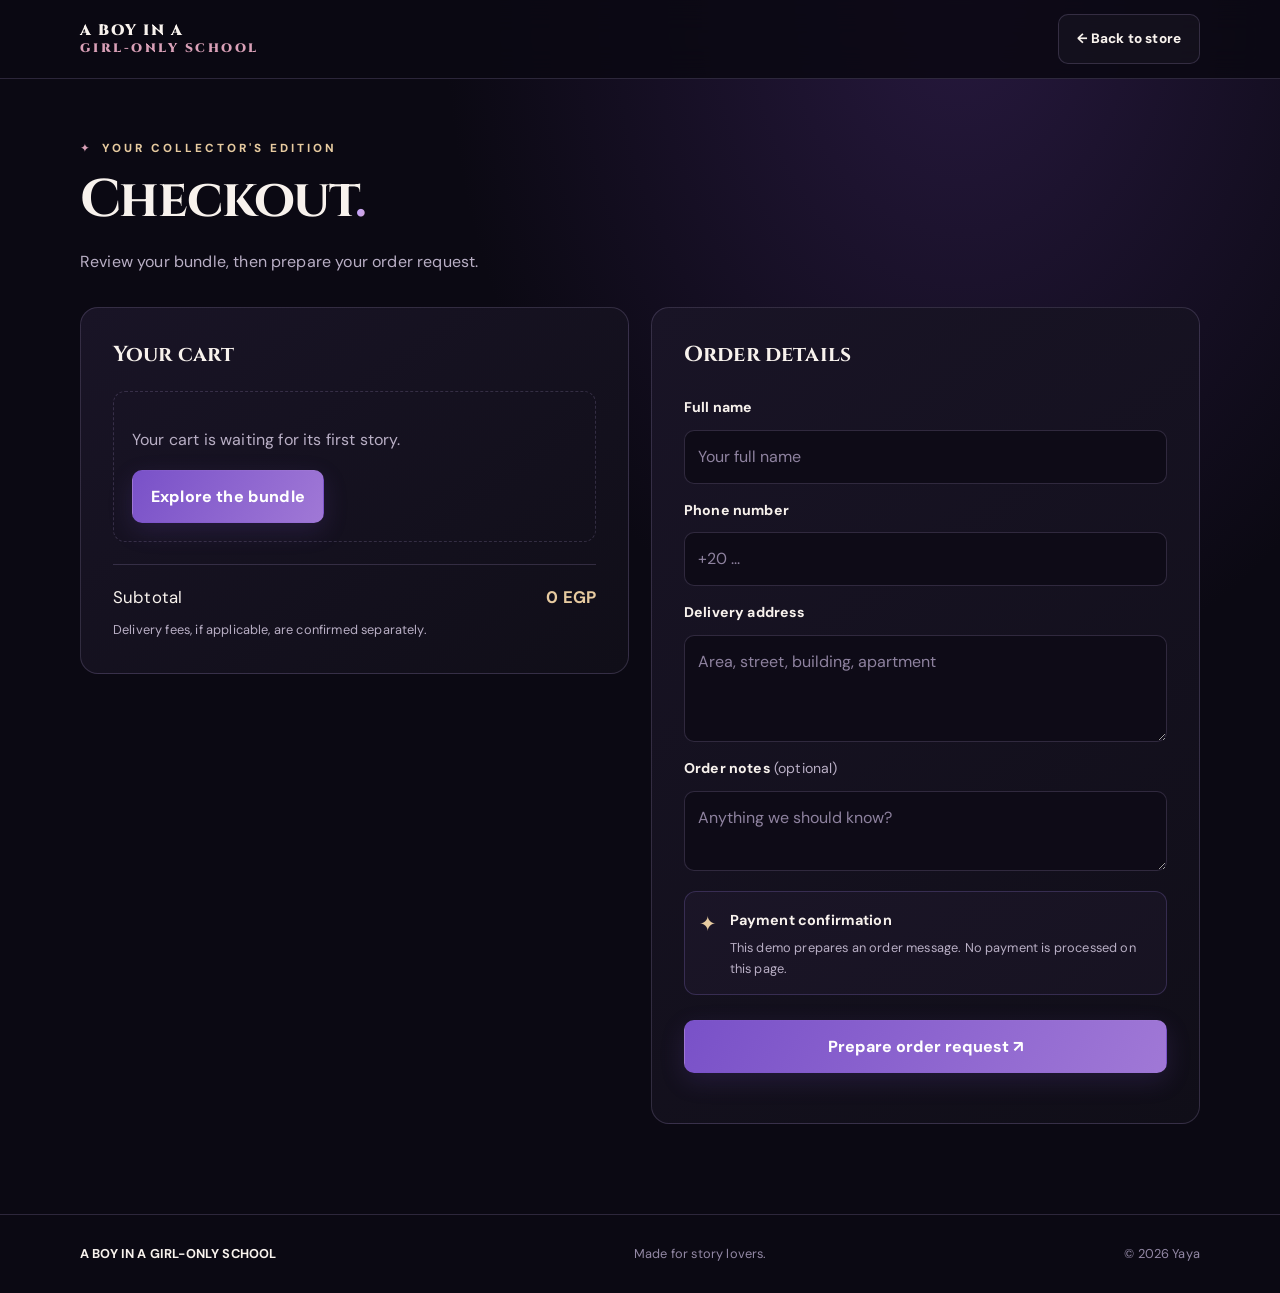
<file: checkout.html>
<!doctype html>
<html lang="en">
  <head>
    <meta charset="utf-8" />
    <meta name="viewport" content="width=device-width, initial-scale=1" />
    <meta name="theme-color" content="#0b0913" />
    <meta name="color-scheme" content="dark" />

    <title>Checkout | A Boy in a GIRL-ONLY School</title>

    <meta
      name="description"
      content="Review your Collector's Bundle and prepare your order request. Explore the storybook and collectible kit from A Boy in a GIRL-ONLY School by Yaya."
    />

    <meta name="robots" content="noindex, follow" />

    <!-- Social sharing metadata -->
    <meta property="og:type" content="website" />
    <meta
      property="og:site_name"
      content="A Boy in a GIRL-ONLY School"
    />
    <meta
      property="og:title"
      content="Checkout | A Boy in a GIRL-ONLY School"
    />
    <meta
      property="og:description"
      content="Review your Collector's Bundle and prepare your order request."
    />
    <meta
      property="og:image:alt"
      content="A Boy in a GIRL-ONLY School by Yaya"
    />

    <meta name="twitter:card" content="summary_large_image" />
    <meta
      name="twitter:title"
      content="Checkout | A Boy in a GIRL-ONLY School"
    />
    <meta
      name="twitter:description"
      content="Review your Collector's Bundle and prepare your order request."
    />

    <!-- Favicon -->
    <link
      rel="icon"
      type="image/svg+xml"
      href="data:image/svg+xml,%3Csvg xmlns='http://www.w3.org/2000/svg' viewBox='0 0 64 64'%3E%3Crect width='64' height='64' rx='16' fill='%230b0913'/%3E%3Crect x='1' y='1' width='62' height='62' rx='15' fill='none' stroke='%23e7cba0' stroke-opacity='.65'/%3E%3Cpath d='M32 20 C22 7 9 20 18 30 L32 44 L46 30 C55 20 42 7 32 20Z' fill='none' stroke='%23c7a5fa' stroke-width='4' stroke-linecap='round' stroke-linejoin='round'/%3E%3Cpath d='M32 13 L35 21 L43 24 L35 27 L32 35 L29 27 L21 24 L29 21Z' fill='%23e7cba0'/%3E%3Ccircle cx='47' cy='45' r='3' fill='%23e9a6cf'/%3E%3C/svg%3E"
    />

    <!-- Fonts -->
    <link rel="preconnect" href="https://fonts.googleapis.com" />
    <link
      rel="preconnect"
      href="https://fonts.gstatic.com"
      crossorigin
    />
    <link
      href="https://fonts.googleapis.com/css2?family=Cinzel:wght@500;600;700;800;900&family=DM+Sans:wght@400;500;600;700;800;900&family=Lora:ital,wght@0,400;0,500;0,600;0,700;1,400;1,500;1,600&display=swap"
      rel="stylesheet"
    />

    <link rel="stylesheet" href="styles.css" />
  </head>

  <body>
    <div class="reading-progress" id="progress"></div>

    <header>
      <nav class="container">
        <a
          class="logo"
          href="index.html"
          aria-label="A Boy in a GIRL-ONLY School — Home"
        >
          <span class="logo-top">A BOY IN A</span>
          <span class="logo-bottom">GIRL-ONLY SCHOOL</span>
        </a>

        <a class="btn secondary back-link" href="store.html">
          ← Back to store
        </a>
      </nav>
    </header>

    <main class="checkout-main container">
      <div class="eyebrow">YOUR COLLECTOR'S EDITION</div>

      <h1 class="section-title">
        Checkout<span class="gradient">.</span>
      </h1>

      <p class="section-intro">
        Review your bundle, then prepare your order request.
      </p>

      <div class="checkout-grid">
        <section class="checkout-panel">
          <h2>Your cart</h2>

          <div id="cartItems" class="cart-items"></div>

          <div class="cart-empty" id="emptyCart" hidden>
            <p>Your cart is waiting for its first story.</p>
            <a class="btn primary" href="store.html">
              Explore the bundle
            </a>
          </div>

          <div class="total-row">
            <span>Subtotal</span>
            <strong id="subtotal">0 EGP</strong>
          </div>

          <p class="fine-print">
            Delivery fees, if applicable, are confirmed separately.
          </p>
        </section>

        <section class="checkout-panel">
          <h2>Order details</h2>

          <form id="orderForm">
            <label for="customerName">Full name</label>
            <input
              id="customerName"
              name="customerName"
              autocomplete="name"
              required
              placeholder="Your full name"
            />

            <label for="phone">Phone number</label>
            <input
              id="phone"
              name="phone"
              autocomplete="tel"
              required
              inputmode="tel"
              placeholder="+20 ..."
            />

            <label for="address">Delivery address</label>
            <textarea
              id="address"
              name="address"
              autocomplete="street-address"
              required
              rows="3"
              placeholder="Area, street, building, apartment"
            ></textarea>

            <label for="notes">
              Order notes <span class="optional">(optional)</span>
            </label>
            <textarea
              id="notes"
              name="notes"
              rows="2"
              placeholder="Anything we should know?"
            ></textarea>

            <div class="payment-note">
              <span>✦</span>
              <div>
                <strong>Payment confirmation</strong>
                <p>
                  This demo prepares an order message. No payment is processed
                  on this page.
                </p>
              </div>
            </div>

            <button class="btn primary submit-btn" type="submit">
              Prepare order request ↗
            </button>

            <p
              class="fine-print"
              id="formMessage"
              role="status"
            ></p>
          </form>
        </section>
      </div>
    </main>

    <footer>
      <div class="container">
        <span>
          <strong>A BOY IN A GIRL-ONLY SCHOOL</strong>
        </span>
        <span>Made for story lovers.</span>
        <span>© <span id="year"></span> Yaya</span>
      </div>
    </footer>

    <div
      class="toast"
      id="toast"
      role="status"
      aria-live="polite"
    ></div>

    <script src="app.js"></script>
  </body>
</html>
</file>
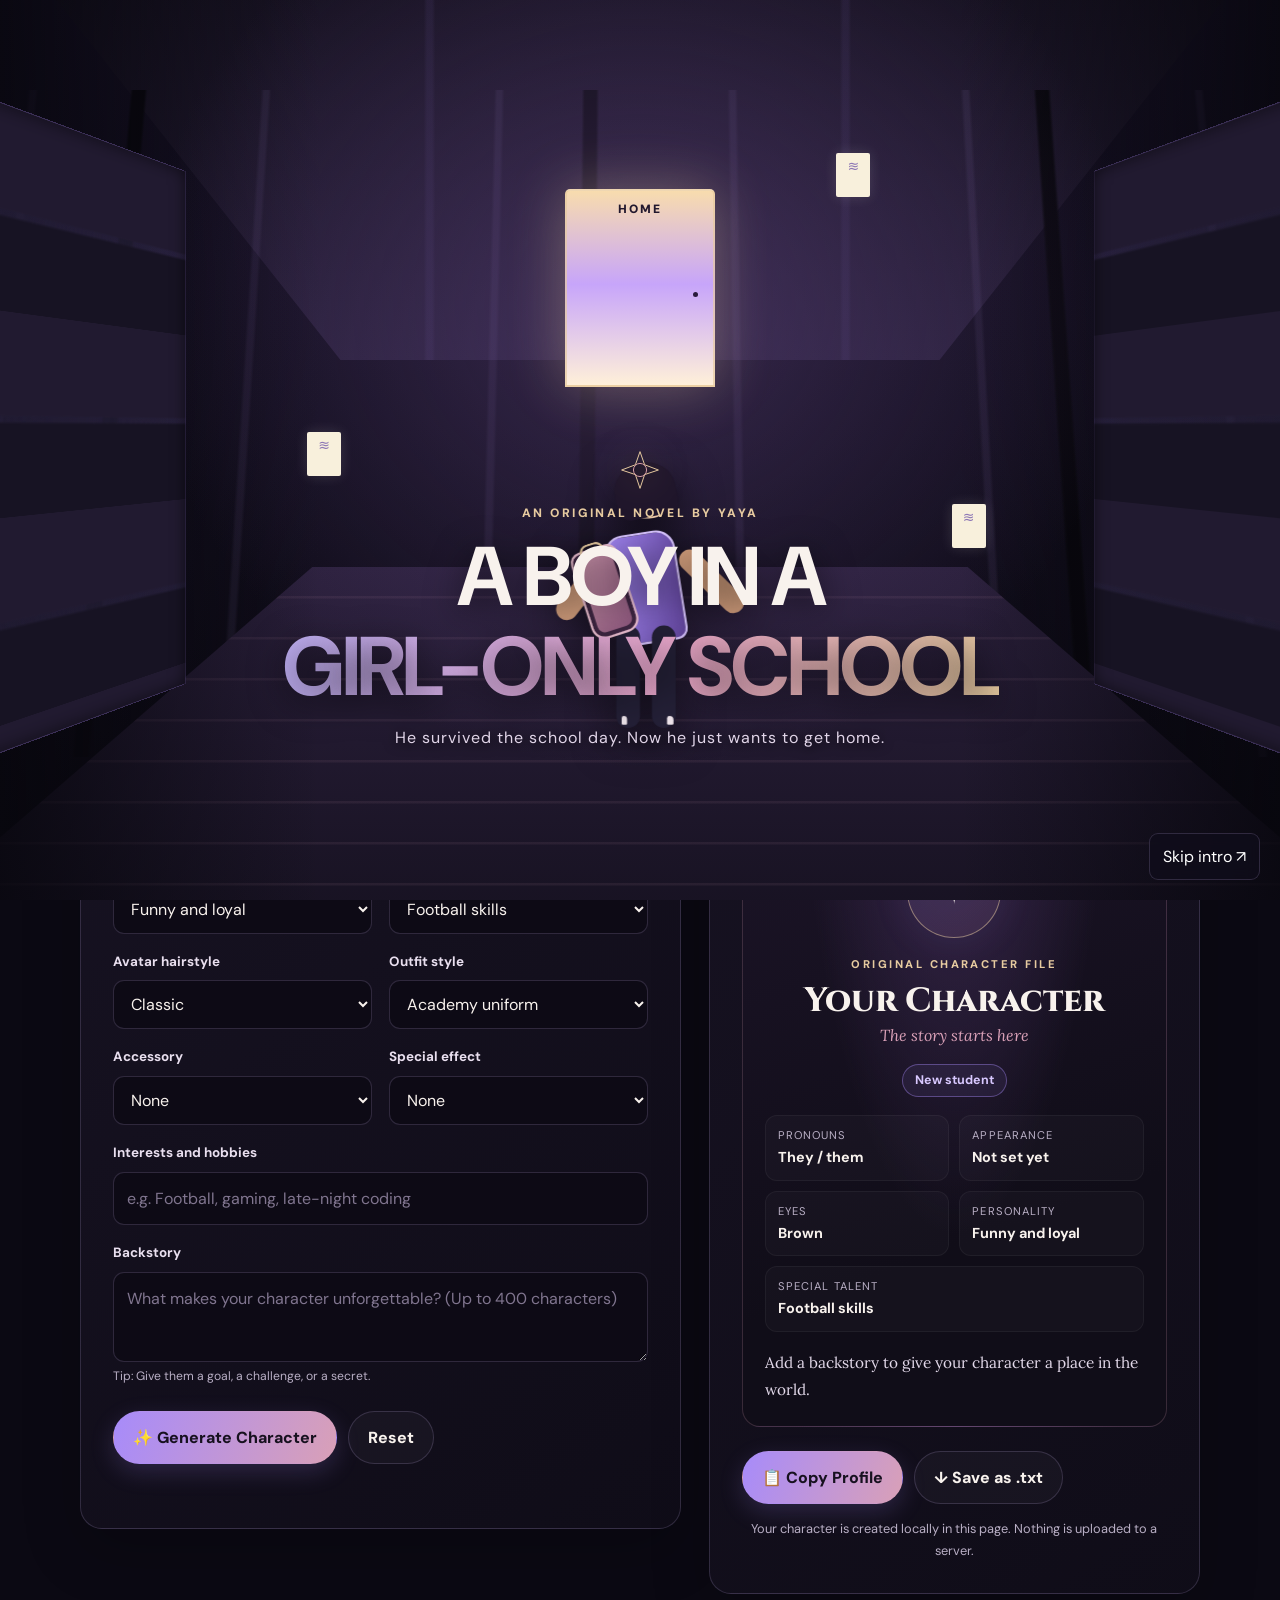
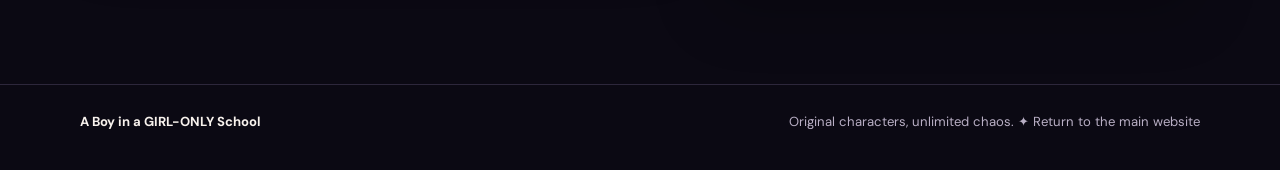
<file: make-your-character.html>
<!doctype html>
<html lang="en">
  <head>
    <meta charset="utf-8" />
    <meta name="viewport" content="width=device-width, initial-scale=1" />
    <meta name="theme-color" content="#0b0913" />
    <meta name="color-scheme" content="dark" />
    <meta name="robots" content="index, follow, max-image-preview:large" />

    <title>Create Your Character | A Boy in a GIRL-ONLY School</title>

    <meta
      name="description"
      content="Create your own original character for A Boy in a GIRL-ONLY School by Yaya. Customize your character and bring a new personality to the academy's world."
    />

    <link rel="canonical" href="https://girl-only.cc.cd/make-your-character.html" />

    <!-- Open Graph: sharing previews -->
    <meta property="og:type" content="website" />
    <meta property="og:site_name" content="A Boy in a GIRL-ONLY School" />
    <meta
      property="og:title"
      content="Create Your Character | A Boy in a GIRL-ONLY School"
    />
    <meta
      property="og:description"
      content="Design your own original character and join the world of A Boy in a GIRL-ONLY School, an original story by Yaya."
    />
    <meta
      property="og:url"
      content="https://girl-only.cc.cd/make-your-character.html"
    />
    <meta property="og:image" content="https://girl-only.cc.cd/cover.png" />
    <meta
      property="og:image:alt"
      content="A Boy in a GIRL-ONLY School by Yaya"
    />

    <!-- X / Twitter sharing previews -->
    <meta name="twitter:card" content="summary_large_image" />
    <meta
      name="twitter:title"
      content="Create Your Character | A Boy in a GIRL-ONLY School"
    />
    <meta
      name="twitter:description"
      content="Create an original character for Yaya's school-life comedy novel, A Boy in a GIRL-ONLY School."
    />
    <meta name="twitter:image" content="https://girl-only.cc.cd/cover.png" />

    <!-- Structured data -->
    <script type="application/ld+json">
      {
        "@context": "https://schema.org",
        "@type": "WebPage",
        "name": "Create Your Character | A Boy in a GIRL-ONLY School",
        "url": "https://girl-only.cc.cd/make-your-character.html",
        "description": "Create your own original character for A Boy in a GIRL-ONLY School by Yaya.",
        "isPartOf": {
          "@type": "WebSite",
          "name": "A Boy in a GIRL-ONLY School",
          "url": "https://girl-only.cc.cd/"
        },
        "author": {
          "@type": "Person",
          "name": "Yaya"
        }
      }
    </script>

    <link rel="sitemap" type="application/xml" href="/sitemap.xml" />

    <!-- Favicon -->
    <link
      rel="icon"
      type="image/svg+xml"
      href="data:image/svg+xml,%3Csvg xmlns='http://www.w3.org/2000/svg' viewBox='0 0 64 64'%3E%3Crect width='64' height='64' rx='16' fill='%230b0913'/%3E%3Crect x='1' y='1' width='62' height='62' rx='15' fill='none' stroke='%23e7cba0' stroke-opacity='.65'/%3E%3Cpath d='M32 20 C22 7 9 20 18 30 L32 44 L46 30 C55 20 42 7 32 20Z' fill='none' stroke='%23c7a5fa' stroke-width='4' stroke-linecap='round' stroke-linejoin='round'/%3E%3Cpath d='M32 13 L35 21 L43 24 L35 27 L32 35 L29 27 L21 24 L29 21Z' fill='%23e7cba0'/%3E%3Ccircle cx='47' cy='45' r='3' fill='%23e9a6cf'/%3E%3C/svg%3E"
    />

    <!-- Fonts -->
    <link rel="preconnect" href="https://fonts.googleapis.com" />
    <link rel="preconnect" href="https://fonts.gstatic.com" crossorigin />
    <link
      href="https://fonts.googleapis.com/css2?family=Cinzel:wght@500;600;700;800;900&family=DM+Sans:wght@400;500;600;700;800&family=Lora:ital,wght@0,400;0,500;0,600;1,400&display=swap"
      rel="stylesheet"
    />
    <style>
      :root {
        color-scheme: dark;
        --bg: #0b0913;
        --panel: #15111f;
        --panel2: #1c1729;
        --purple: #a78bfa;
        --rose: #d9a0b7;
        --gold: #e7cba0;
        --text: #f8f2ed;
        --muted: #b9afc5;
        --border: rgba(215, 190, 255, 0.17);
        --display: "Cinzel", Georgia, serif;
        --story: "Lora", Georgia, serif;
        --ui: "DM Sans", system-ui, sans-serif;
        --max: 1120px;
        --nav-h: 76px;
      }
      * {
        box-sizing: border-box;
      }
      html {
        scroll-behavior: smooth;
        scroll-padding-top: 90px;
      }
      body {
        margin: 0;
        background:
          radial-gradient(ellipse at 80% 0%, #26183d 0, transparent 38%),
          var(--bg);
        color: var(--text);
        font-family: var(--ui);
        font-size: 16px;
        line-height: 1.7;
      }
      a {
        color: inherit;
        text-decoration: none;
      }
      button,
      input,
      select,
      textarea {
        font: inherit;
      }
      button,
      a,
      input,
      select,
      textarea {
        -webkit-tap-highlight-color: transparent;
      }
      button:focus-visible,
      a:focus-visible,
      input:focus-visible,
      select:focus-visible,
      textarea:focus-visible {
        outline: 2px solid var(--gold);
        outline-offset: 3px;
      }
      .container {
        width: min(var(--max), 90%);
        margin-inline: auto;
      }
      .topline {
        height: 3px;
        background: linear-gradient(90deg, var(--purple), #f0abcf);
        box-shadow: 0 0 14px #a78bfa70;
      }
      header {
        position: sticky;
        top: 0;
        z-index: 10;
        background: #0b0913e8;
        border-bottom: 1px solid var(--border);
        backdrop-filter: blur(16px);
      }
      nav {
        min-height: var(--nav-h);
        display: flex;
        align-items: center;
        justify-content: space-between;
        gap: 24px;
      }
      .logo {
        display: flex;
        flex-direction: column;
        font: 900 0.9rem/1.25 var(--display);
        letter-spacing: 0.1em;
      }
      .logo span:last-child {
        color: var(--rose);
        font-size: 0.75em;
        letter-spacing: 0.2em;
      }
      .navlinks {
        display: flex;
        align-items: center;
        gap: 22px;
        color: var(--muted);
        font-size: 0.88rem;
        font-weight: 600;
      }
      .navlinks a:hover,
      .navlinks a[aria-current="page"] {
        color: var(--gold);
      }
      .menu {
        display: none;
        border: 1px solid var(--border);
        border-radius: 10px;
        padding: 8px 12px;
        background: #ffffff08;
        color: var(--text);
      }
      .hero {
        padding: 76px 0 38px;
        text-align: center;
      }
      .eyebrow {
        color: var(--gold);
        font-size: 0.76rem;
        font-weight: 800;
        letter-spacing: 0.2em;
        text-transform: uppercase;
      }
      .hero h1 {
        font: 800 clamp(2.2rem, 6vw, 4.4rem)/1.12 var(--display);
        letter-spacing: -0.035em;
        margin: 14px 0;
      }
      .gradient {
        background: linear-gradient(100deg, #c4b5fd, #f0abcf 55%, #e7cba0);
        -webkit-background-clip: text;
        background-clip: text;
        color: transparent;
      }
      .hero p {
        max-width: 700px;
        margin: 0 auto;
        color: var(--muted);
        font: 1.08rem/1.8 var(--story);
      }
      .builder {
        display: grid;
        grid-template-columns: minmax(0, 1.1fr) minmax(300px, 0.9fr);
        gap: 28px;
        align-items: start;
        padding: 28px 0 90px;
      }
      .panel {
        background: linear-gradient(145deg, #191425f5, #100d19f5);
        border: 1px solid var(--border);
        border-radius: 22px;
        padding: clamp(20px, 3vw, 32px);
        box-shadow: 0 22px 60px #0003;
      }
      .panel h2 {
        font: 700 1.35rem var(--display);
        margin: 0 0 5px;
      }
      .sub {
        margin: 0 0 24px;
        color: var(--muted);
        font-size: 0.92rem;
      }
      .field-grid {
        display: grid;
        grid-template-columns: 1fr 1fr;
        gap: 17px;
      }
      .field {
        display: flex;
        flex-direction: column;
        gap: 7px;
        min-width: 0;
      }
      .field.full {
        grid-column: 1/-1;
      }
      label,
      .field-label {
        font-size: 0.84rem;
        font-weight: 700;
        color: #e9dfef;
      }
      .field input,
      .field select,
      .field textarea {
        width: 100%;
        border: 1px solid var(--border);
        border-radius: 11px;
        padding: 12px 13px;
        color: var(--text);
        background: #0d0a15;
      }
      .field textarea {
        min-height: 90px;
        resize: vertical;
      }
      .field input::placeholder,
      .field textarea::placeholder {
        color: #80758f;
      }
      .hint {
        font-size: 0.76rem;
        color: var(--muted);
        margin-top: -3px;
      }
      .actions {
        display: flex;
        flex-wrap: wrap;
        gap: 11px;
        margin-top: 24px;
      }
      .btn {
        display: inline-flex;
        align-items: center;
        justify-content: center;
        gap: 8px;
        border: 1px solid transparent;
        border-radius: 999px;
        padding: 12px 19px;
        font-weight: 800;
        cursor: pointer;
        transition:
          transform 0.2s,
          filter 0.2s;
      }
      .btn:hover {
        transform: translateY(-2px);
        filter: brightness(1.08);
      }
      .btn-primary {
        background: linear-gradient(110deg, #a78bfa, #d9a0b7);
        color: #17111f;
        box-shadow: 0 8px 24px #a78bfa30;
      }
      .btn-secondary {
        background: #ffffff08;
        border-color: var(--border);
        color: var(--text);
      }
      .preview-panel {
        position: sticky;
        top: calc(var(--nav-h) + 22px);
        overflow: hidden;
      }
      .preview-banner {
        height: 8px;
        background: linear-gradient(90deg, #a78bfa, #d9a0b7, #e7cba0);
        margin: -32px -32px 26px;
      }
      .character-card {
        position: relative;
        border: 1px solid #d9a0b733;
        border-radius: 18px;
        overflow: hidden;
        background:
          radial-gradient(ellipse at 50% 0%, #46305e 0, transparent 55%),
          linear-gradient(160deg, #21172e, #100d18 75%);
        padding: 25px 22px 22px;
        text-align: center;
      }
      .sigil {
        width: 94px;
        height: 94px;
        margin: 0 auto 17px;
        display: grid;
        place-items: center;
        border: 1px solid #e7cba080;
        border-radius: 50%;
        background: linear-gradient(145deg, #a78bfa22, #e9a6cf18);
        font-size: 2.6rem;
        box-shadow: 0 0 40px #a78bfa18;
      }
      .preview-kicker {
        font-size: 0.7rem;
        letter-spacing: 0.22em;
        color: var(--gold);
        font-weight: 800;
        text-transform: uppercase;
      }
      .character-card h3 {
        font: 800 clamp(1.6rem, 3vw, 2.1rem)/1.2 var(--display);
        margin: 7px 0 4px;
        overflow-wrap: anywhere;
      }
      .nickname {
        color: var(--rose);
        font: italic 1rem var(--story);
        min-height: 1.5em;
      }
      .role-pill {
        display: inline-flex;
        margin: 15px auto 18px;
        border: 1px solid #a78bfa66;
        background: #a78bfa14;
        border-radius: 999px;
        padding: 5px 12px;
        color: #d8c8ff;
        font-size: 0.78rem;
        font-weight: 700;
      }
      .stats {
        display: grid;
        grid-template-columns: 1fr 1fr;
        gap: 10px;
        text-align: left;
      }
      .stat {
        background: #ffffff06;
        border: 1px solid #ffffff0c;
        border-radius: 12px;
        padding: 10px 12px;
        min-width: 0;
      }
      .stat span {
        display: block;
        color: var(--muted);
        font-size: 0.7rem;
        text-transform: uppercase;
        letter-spacing: 0.1em;
      }
      .stat strong {
        display: block;
        font-size: 0.9rem;
        overflow-wrap: anywhere;
      }
      .bio {
        font: 0.96rem/1.75 var(--story);
        color: #e2d8e9;
        text-align: left;
        margin: 18px 0 0;
        white-space: pre-wrap;
        overflow-wrap: anywhere;
      }
      .empty-note {
        color: var(--muted);
        font-size: 0.8rem;
        text-align: center;
        margin: 14px 0 0;
      }
      .message {
        min-height: 1.5em;
        color: var(--gold);
        font-size: 0.83rem;
        margin: 12px 0 0;
      }
      .footer {
        border-top: 1px solid var(--border);
        padding: 26px 0 36px;
        color: var(--muted);
        font-size: 0.82rem;
      }
      .footer .container {
        display: flex;
        justify-content: space-between;
        gap: 18px;
        flex-wrap: wrap;
      }
      .footer strong {
        color: var(--text);
      }
      @media (max-width: 820px) {
        .builder {
          grid-template-columns: 1fr;
        }
        .preview-panel {
          position: static;
        }
        .navlinks {
          gap: 13px;
          font-size: 0.8rem;
        }
      }
      @media (max-width: 620px) {
        :root {
          --nav-h: 68px;
        }
        .navlinks {
          display: none;
          position: absolute;
          top: calc(var(--nav-h) - 1px);
          left: 0;
          right: 0;
          padding: 18px 5%;
          background: #100d1bf7;
          border-bottom: 1px solid var(--border);
          flex-direction: column;
          align-items: stretch;
        }
        .navlinks.open {
          display: flex;
        }
        .navlinks a {
          padding: 5px 0;
        }
        .menu {
          display: block;
        }
        .hero {
          padding-top: 52px;
        }
        .field-grid {
          grid-template-columns: 1fr;
        }
        .field.full {
          grid-column: auto;
        }
        .preview-banner {
          margin: -22px -22px 23px;
        }
        .panel {
          padding: 22px;
        }
        .builder {
          padding-bottom: 55px;
        }
        .footer .container {
          display: block;
        }
        .footer span {
          display: block;
          margin-top: 6px;
        }
      }
      @media (prefers-reduced-motion: reduce) {
        html {
          scroll-behavior: auto;
        }
        *,
        *::before,
        *::after {
          transition: none !important;
        }
      }
      /* Cinematic story splash: pack, run, escape the noise, finally get home */
      #intro {
        position: fixed;
        inset: 0;
        z-index: 500;
        display: grid;
        place-items: center;
        overflow: hidden;
        text-align: center;
        padding: clamp(18px, 4vw, 36px);
        background: #090811;
        isolation: isolate;
        transition:
          opacity 0.7s,
          visibility 0.7s;
      }
      #intro.done {
        opacity: 0;
        visibility: hidden;
        pointer-events: none;
      }
      .intro-scene {
        position: absolute;
        inset: 0;
        overflow: hidden;
        background: linear-gradient(
          180deg,
          #171126 0%,
          #100d1a 62%,
          #08070e 100%
        );
        z-index: -1;
      }
      .hall-glow {
        position: absolute;
        inset: 0;
        background:
          radial-gradient(ellipse at 50% 34%, #59407888, transparent 55%),
          linear-gradient(
            90deg,
            #08070ed9,
            transparent 25%,
            transparent 75%,
            #08070ed9
          );
      }
      .hall-ceiling {
        position: absolute;
        left: -15%;
        right: -15%;
        top: -35%;
        height: 75%;
        background:
          repeating-linear-gradient(
            90deg,
            transparent 0 12%,
            #a78bfa12 12.2% 12.5%,
            transparent 12.7% 25%
          ),
          linear-gradient(#08070c, #29203b);
        clip-path: polygon(0 0, 100% 0, 68% 100%, 32% 100%);
      }
      .hall-floor {
        position: absolute;
        left: -30%;
        right: -30%;
        bottom: -30%;
        height: 67%;
        background:
          repeating-linear-gradient(
            0deg,
            transparent 0 38px,
            #d9a0b715 39px 41px
          ),
          linear-gradient(180deg, #2b203c, #09080f);
        clip-path: polygon(34% 0, 66% 0, 100% 100%, 0 100%);
        animation: floorRush 1.05s linear infinite;
      }
      .hallway-doors {
        position: absolute;
        inset: 8% -10% 18%;
        background:
          repeating-linear-gradient(
            90deg,
            transparent 0 8%,
            #c4a5ff14 8.2% 8.5%,
            transparent 8.7% 16%
          ),
          repeating-linear-gradient(
            90deg,
            transparent 0 15%,
            #08070c 15.2% 16%,
            transparent 16.2% 31%
          );
        transform: perspective(320px) rotateX(3deg);
        animation: doorsRush 1.8s linear infinite;
      }
      .exit-door {
        position: absolute;
        left: 50%;
        top: 21%;
        width: clamp(72px, 13vw, 150px);
        height: clamp(105px, 22vh, 220px);
        transform: translateX(-50%);
        border: 2px solid #e7cba0aa;
        border-radius: 5px 5px 0 0;
        background: linear-gradient(180deg, #f8dcae, #c7a5fa 48%, #fff0d9);
        box-shadow: 0 0 55px #e7cba055;
        animation: homeDoor 7.4s both;
      }
      .exit-door:before {
        content: "HOME";
        position: absolute;
        top: 10px;
        left: 0;
        right: 0;
        color: #22182e;
        font: 900 clamp(8px, 1.1vw, 12px) var(--ui);
        letter-spacing: 2px;
      }
      .exit-door:after {
        content: "";
        position: absolute;
        right: 10%;
        top: 52%;
        width: 5px;
        height: 5px;
        border-radius: 50%;
        background: #2a1b3c;
      }
      .locker {
        position: absolute;
        top: 15%;
        bottom: 20%;
        width: 18%;
        border: 1px solid #a78bfa32;
        background: repeating-linear-gradient(
          180deg,
          #211a30 0 16%,
          #a78bfa24 16.4% 17%,
          #171323 17.5% 32%
        );
        box-shadow: inset 0 0 18px #0008;
      }
      .locker.left {
        left: -2%;
        transform: perspective(240px) rotateY(17deg);
      }
      .locker.right {
        right: -2%;
        transform: perspective(240px) rotateY(-17deg);
      }
      .thought {
        position: absolute;
        top: 15%;
        padding: 8px 13px;
        border: 1px solid #d9a0b76b;
        border-radius: 18px;
        background: #130f20d9;
        color: #f8eaf3;
        font-size: clamp(0.62rem, 1.3vw, 0.85rem);
        font-weight: 800;
        letter-spacing: 1px;
        box-shadow: 0 8px 30px #0006;
        animation: thoughtPanic 5.8s both;
      }
      .thought.one {
        left: 9%;
        --tilt: -9deg;
      }
      .thought.two {
        right: 8%;
        top: 29%;
        --tilt: 8deg;
        animation-delay: 0.5s;
      }
      .thought.three {
        left: 15%;
        top: 43%;
        --tilt: 5deg;
        animation-delay: 1s;
      }
      .runner {
        position: absolute;
        left: 50%;
        bottom: 17%;
        width: clamp(80px, 15vw, 150px);
        height: clamp(150px, 30vh, 270px);
        transform: translateX(-50%);
        animation: runnerEscape 7.4s both;
        filter: drop-shadow(0 12px 20px #0009);
      }
      .runner-head {
        position: absolute;
        z-index: 3;
        left: 38%;
        top: 2%;
        width: 31%;
        aspect-ratio: 1;
        border-radius: 46% 48% 44% 45%;
        background: #d6a17f;
        border: 2px solid #f4d0ad;
        box-shadow: inset -7px -3px #8d5a59;
      }
      .runner-hair {
        position: absolute;
        z-index: 4;
        left: 34%;
        top: 0;
        width: 38%;
        height: 19%;
        border-radius: 55% 55% 20% 25%;
        background: #20162b;
        transform: rotate(-12deg);
      }
      .runner-body {
        position: absolute;
        left: 31%;
        top: 24%;
        width: 44%;
        height: 38%;
        border-radius: 18px 18px 10px 10px;
        background: linear-gradient(100deg, #a78bfa, #62459c);
        border: 2px solid #d8c4ff;
        transform: rotate(-9deg);
      }
      .runner-bag {
        position: absolute;
        z-index: 2;
        left: 13%;
        top: 29%;
        width: 30%;
        height: 31%;
        border-radius: 10px 10px 13px 13px;
        background: linear-gradient(135deg, #d9a0b7, #8d557d);
        border: 2px solid #f2c5d7;
        transform: rotate(-18deg);
        box-shadow: inset 0 0 0 4px #402744;
      }
      .runner-bag:before {
        content: "";
        position: absolute;
        left: 23%;
        right: 23%;
        top: -9%;
        height: 14%;
        border: 2px solid #e7cba0;
        border-bottom: 0;
        border-radius: 8px 8px 0 0;
      }
      .runner-arm {
        position: absolute;
        top: 31%;
        width: 13%;
        height: 28%;
        border-radius: 20px;
        background: #d6a17f;
        transform-origin: top center;
      }
      .runner-arm.left {
        left: 25%;
        transform: rotate(38deg);
        animation: armLeft 0.38s ease-in-out infinite alternate;
      }
      .runner-arm.right {
        right: 18%;
        transform: rotate(-46deg);
        animation: armRight 0.38s ease-in-out infinite alternate;
      }
      .runner-leg {
        position: absolute;
        top: 56%;
        width: 15%;
        height: 35%;
        border-radius: 12px;
        background: #242037;
        transform-origin: top center;
      }
      .runner-leg.left {
        left: 35%;
        animation: legLeft 0.36s ease-in-out infinite alternate;
      }
      .runner-leg.right {
        left: 57%;
        animation: legRight 0.36s ease-in-out infinite alternate;
      }
      .runner-shoe {
        position: absolute;
        bottom: 3%;
        width: 24%;
        height: 8%;
        border-radius: 9px 15px 5px 5px;
        background: #f0e6ed;
      }
      .runner-shoe.left {
        left: 24%;
      }
      .runner-shoe.right {
        right: 11%;
      }
      .flying-paper {
        position: absolute;
        width: clamp(18px, 3vw, 34px);
        height: clamp(24px, 4vw, 44px);
        background: #f8f0dc;
        border-radius: 2px;
        box-shadow: 0 0 14px #fff2;
        animation: paperFly 2.2s ease-in-out infinite;
      }
      .flying-paper:after {
        content: "≋";
        color: #8d77b5;
        font-size: 14px;
        display: block;
        margin-top: 2px;
      }
      .paper-a {
        left: 24%;
        top: 48%;
        animation-delay: -0.7s;
      }
      .paper-b {
        right: 23%;
        top: 56%;
        animation-delay: -1.4s;
      }
      .paper-c {
        right: 32%;
        top: 17%;
        animation-delay: -0.2s;
      }
      .packing-card {
        position: absolute;
        left: 50%;
        top: 50%;
        width: min(84vw, 560px);
        transform: translate(-50%, -50%);
        padding: 16px 22px;
        border: 1px solid #d9a0b75c;
        border-radius: 16px;
        background: #0c0917df;
        backdrop-filter: blur(10px);
        box-shadow: 0 20px 70px #0008;
        animation: packingBeat 7.4s both;
      }
      .packing-card .packing-label {
        color: var(--gold);
        font-size: 0.7rem;
        font-weight: 900;
        letter-spacing: 3px;
        text-transform: uppercase;
      }
      .packing-card .packing-line {
        margin-top: 5px;
        color: #fff0f5;
        font: 800 clamp(1.15rem, 3vw, 2rem)/1.25 var(--display);
        letter-spacing: 0.02em;
      }
      .packing-card .packing-small {
        margin-top: 5px;
        color: #c8bbd8;
        font-size: 0.78rem;
        letter-spacing: 0.7px;
      }
      .intro-inner {
        position: relative;
        z-index: 5;
        max-width: 900px;
        padding-top: min(37vh, 300px);
        opacity: 0;
        animation: titleArrive 7.4s both;
      }
      .intro-icon {
        width: 42px;
        height: 42px;
        color: var(--gold);
        margin-bottom: 4px;
        filter: drop-shadow(0 0 18px #e7cba080);
      }
      .intro-title {
        font-size: clamp(2rem, 7.4vw, 5.2rem);
        line-height: 1.08;
        letter-spacing: -0.04em;
        margin: 8px 0 12px;
        text-shadow: 0 8px 35px #0009;
      }
      .intro-sub {
        color: #e1d5e8;
        letter-spacing: 1px;
        text-shadow: 0 2px 12px #000;
      }
      .skip {
        position: absolute;
        z-index: 10;
        right: 20px;
        bottom: 20px;
        background: #100d1bcc;
        color: white;
        border: 1px solid var(--border);
        border-radius: 9px;
        padding: 9px 13px;
        cursor: pointer;
        backdrop-filter: blur(8px);
      }
      @keyframes floorRush {
        from {
          background-position: 0 0;
        }
        to {
          background-position: 0 82px;
        }
      }
      @keyframes doorsRush {
        0% {
          transform: perspective(320px) rotateX(3deg) scale(1);
        }
        100% {
          transform: perspective(320px) rotateX(3deg) scale(1.12);
        }
      }
      @keyframes homeDoor {
        0%,
        58% {
          opacity: 0;
          transform: translateX(-50%) scale(0.55);
        }
        72% {
          opacity: 1;
          transform: translateX(-50%) scale(1.15);
        }
        100% {
          opacity: 1;
          transform: translateX(-50%) scale(1);
        }
      }
      @keyframes runnerEscape {
        0%,
        16% {
          transform: translateX(-50%) translateY(8px) scale(0.82);
          opacity: 0;
        }
        24% {
          opacity: 1;
        }
        35%,
        60% {
          transform: translateX(-50%) translateY(0) scale(1);
        }
        78% {
          transform: translateX(-50%) translateY(-8px) scale(1.08);
        }
        100% {
          transform: translateX(-50%) translateY(-4px) scale(1.08);
        }
      }
      @keyframes armLeft {
        to {
          transform: rotate(-35deg);
        }
      }
      @keyframes armRight {
        to {
          transform: rotate(30deg);
        }
      }
      @keyframes legLeft {
        to {
          transform: rotate(-32deg);
        }
      }
      @keyframes legRight {
        to {
          transform: rotate(38deg);
        }
      }
      @keyframes paperFly {
        0%,
        100% {
          transform: translate(0, 0) rotate(0);
          opacity: 0.15;
        }
        50% {
          transform: translate(-38px, -55px) rotate(35deg);
          opacity: 1;
        }
      }
      @keyframes thoughtPanic {
        0%,
        15% {
          opacity: 0;
          transform: scale(0.65) rotate(var(--tilt, 0deg));
        }
        25%,
        60% {
          opacity: 1;
          transform: scale(1) rotate(var(--tilt, 0deg));
        }
        78%,
        100% {
          opacity: 0;
          transform: scale(0.75) rotate(var(--tilt, 0deg));
        }
      }
      @keyframes packingBeat {
        0%,
        15% {
          opacity: 1;
          transform: translate(-50%, -50%) scale(1);
        }
        22%,
        35% {
          opacity: 0;
          transform: translate(-50%, -50%) scale(0.88);
        }
        100% {
          opacity: 0;
          transform: translate(-50%, -50%) scale(0.88);
        }
      }
      @keyframes titleArrive {
        0%,
        68% {
          opacity: 0;
          transform: translateY(24px) scale(0.96);
        }
        80%,
        100% {
          opacity: 1;
          transform: translateY(0) scale(1);
        }
      }
      @media (max-width: 620px) {
        .packing-card {
          top: 43%;
          padding: 13px 15px;
        }
        .intro-inner {
          padding-top: 46vh;
        }
        .intro-icon {
          width: 32px;
          height: 32px;
        }
        .thought.one {
          left: 4%;
        }
        .thought.two {
          right: 4%;
        }
        .thought.three {
          left: 6%;
        }
        .runner {
          bottom: 16%;
        }
        .intro-title {
          font-size: clamp(1.8rem, 8.2vw, 3.3rem);
        }
      }
      @media (prefers-reduced-motion: reduce) {
        #intro .hall-floor,
        #intro .hallway-doors,
        #intro .exit-door,
        #intro .runner,
        #intro .thought,
        #intro .flying-paper,
        #intro .packing-card,
        #intro .intro-inner,
        #intro .runner-arm,
        #intro .runner-leg {
          animation: none !important;
        }
        #intro .packing-card {
          opacity: 0;
        }
        #intro .intro-inner {
          opacity: 1;
          transform: none;
        }
      }

      /* Visual anime-inspired avatar builder */
      .avatar-stage {
        position: relative;
        display: grid;
        place-items: center;
        min-height: 235px;
        margin: 0 0 22px;
        border: 1px solid #d9a0b733;
        border-radius: 16px;
        overflow: hidden;
        background:
          radial-gradient(circle at 50% 35%, #49306c 0, transparent 62%),
          linear-gradient(145deg, #151020, #0b0913);
        isolation: isolate;
      }
      .avatar-stage::before,
      .avatar-stage::after {
        content: "";
        position: absolute;
        width: 180px;
        height: 180px;
        border: 1px solid #a78bfa35;
        border-radius: 50%;
        z-index: -1;
      }
      .avatar-stage::after {
        width: 230px;
        height: 230px;
        border-color: #e7cba020;
      }
      .avatar-figure {
        position: relative;
        width: 128px;
        height: 190px;
        filter: drop-shadow(0 12px 22px #0008);
        --skin: #d6a17f;
        --hair: #20162b;
        --outfit: #7d5ac7;
        --effect: #a78bfa;
      }
      .avatar-aura {
        position: absolute;
        inset: 0;
        border-radius: 50%;
        opacity: 0;
        pointer-events: none;
      }
      .avatar-head {
        position: absolute;
        top: 18px;
        left: 39px;
        width: 51px;
        height: 59px;
        border: 2px solid #f4d0ad;
        border-radius: 46% 46% 44% 44%;
        background: var(--skin);
        z-index: 3;
        box-shadow: inset -7px -3px #8d5a59;
      }
      .avatar-hair {
        position: absolute;
        z-index: 4;
        top: 8px;
        left: 32px;
        width: 64px;
        height: 32px;
        border-radius: 55% 55% 24% 20%;
        background: var(--hair);
        transform: rotate(-7deg);
      }
      .avatar-hair::after {
        content: "";
        position: absolute;
        left: 2px;
        top: 17px;
        width: 15px;
        height: 28px;
        background: var(--hair);
        border-radius: 0 0 70% 40%;
        transform: rotate(12deg);
      }
      .avatar-eyes {
        position: absolute;
        z-index: 5;
        top: 44px;
        left: 48px;
        width: 33px;
        height: 5px;
        border-left: 4px solid #382538;
        border-right: 4px solid #382538;
      }
      .avatar-body {
        position: absolute;
        z-index: 2;
        top: 75px;
        left: 23px;
        width: 82px;
        height: 70px;
        border: 2px solid #d8c4ff;
        border-radius: 20px 20px 12px 12px;
        background: linear-gradient(100deg, var(--outfit), #21172e);
        clip-path: polygon(18% 0, 82% 0, 100% 100%, 0 100%);
      }
      .avatar-body::after {
        content: "✦";
        position: absolute;
        top: 15px;
        left: 35px;
        color: #f4e5c9;
        font-size: 16px;
      }
      .avatar-leg {
        position: absolute;
        z-index: 1;
        top: 132px;
        width: 25px;
        height: 49px;
        border-radius: 0 0 8px 8px;
        background: #292338;
      }
      .avatar-leg.left {
        left: 38px;
      }
      .avatar-leg.right {
        left: 67px;
      }
      .avatar-accessory {
        position: absolute;
        z-index: 6;
        top: 34px;
        left: 31px;
        font-size: 24px;
        filter: drop-shadow(0 2px 4px #000);
      }
      .avatar-stage[data-hair="Spiky"] .avatar-hair {
        height: 38px;
        border-radius: 30% 30% 15% 15%;
        clip-path: polygon(
          0 65%,
          8% 15%,
          23% 38%,
          38% 0,
          52% 35%,
          72% 4%,
          78% 38%,
          100% 15%,
          96% 100%,
          0 100%
        );
      }
      .avatar-stage[data-hair="Long"] .avatar-hair {
        height: 42px;
        border-radius: 55% 55% 18% 18%;
      }
      .avatar-stage[data-hair="Long"] .avatar-hair::after {
        height: 65px;
        width: 18px;
        left: 42px;
        top: 18px;
        border-radius: 0 0 10px 10px;
      }
      .avatar-stage[data-hair="Curly"] .avatar-hair {
        border-radius: 45%;
        box-shadow:
          0 -7px 0 -1px var(--hair),
          -8px 1px 0 -1px var(--hair),
          8px 1px 0 -1px var(--hair);
      }
      .avatar-stage[data-hair="Ponytail"] .avatar-hair {
        border-radius: 55% 55% 20% 20%;
      }
      .avatar-stage[data-hair="Ponytail"] .avatar-hair::before {
        content: "";
        position: absolute;
        right: -13px;
        top: 8px;
        width: 18px;
        height: 43px;
        background: var(--hair);
        border-radius: 50%;
      }
      .avatar-stage[data-outfit="Streetwear"] .avatar-body {
        background: linear-gradient(100deg, #343447, #161622);
        border-color: #d9a0b7;
      }
      .avatar-stage[data-outfit="Football kit"] .avatar-body {
        background: linear-gradient(100deg, #1d875c, #0c513c);
        border-color: #7fffc1;
      }
      .avatar-stage[data-outfit="Academy uniform"] .avatar-body {
        background: linear-gradient(100deg, #a78bfa, #43316d);
        border-color: #e7cba0;
      }
      .avatar-stage[data-outfit="Tactical jacket"] .avatar-body {
        background: linear-gradient(100deg, #49505d, #1a202b);
        border-color: #d9a0b7;
      }
      .avatar-stage[data-effect="Purple aura"] .avatar-aura {
        opacity: 1;
        box-shadow:
          0 0 40px 18px #a78bfa55,
          inset 0 0 30px #a78bfa55;
        animation: auraPulse 2s ease-in-out infinite;
      }
      .avatar-stage[data-effect="Rose sparks"] .avatar-aura {
        opacity: 1;
        background:
          radial-gradient(circle at 20% 25%, #f0abcf 0 2px, transparent 4px),
          radial-gradient(circle at 80% 38%, #f0abcf 0 2px, transparent 4px),
          radial-gradient(circle at 25% 75%, #f0abcf 0 2px, transparent 4px),
          radial-gradient(circle at 77% 80%, #f0abcf 0 2px, transparent 4px);
      }
      .avatar-stage[data-effect="Golden glow"] .avatar-aura {
        opacity: 1;
        box-shadow:
          0 0 38px 12px #e7cba044,
          inset 0 0 24px #e7cba044;
      }
      @keyframes auraPulse {
        50% {
          transform: scale(1.08);
          opacity: 0.65;
        }
      }
      @media (prefers-reduced-motion: reduce) {
        #intro *,
        .avatar-aura {
          animation: none !important;
        }
      }
      \n body::selection {
        background: #ff8c42;
        color: #171717;
      }
      ::selection {
        background: #ff8c42;
        color: #171717;
      }
      ::-webkit-scrollbar {
        width: 10px;
      }
      ::-webkit-scrollbar-track {
        background: #100d1b;
      }
      ::-webkit-scrollbar-thumb {
        background: linear-gradient(#a78bfa, #e9a6cf);
        border: 2px solid #100d1b;
        border-radius: 20px;
      }
    </style>
  </head>
  <body>
    <div
      id="intro"
      aria-label="Cinematic intro: Yaya packs his bag, races through the school, and finally gets home"
    >
      <div class="intro-scene" aria-hidden="true">
        <div class="hall-ceiling"></div>
        <div class="hallway-doors"></div>
        <div class="hall-floor"></div>
        <div class="hall-glow"></div>
        <div class="locker left"></div>
        <div class="locker right"></div>
        <div class="exit-door"></div>
        <div class="thought one">HOME. NOW.</div>
        <div class="thought two">WHY IS IT SO LOUD?</div>
        <div class="thought three">JUST GET TO THE EXIT!</div>
        <div class="flying-paper paper-a"></div>
        <div class="flying-paper paper-b"></div>
        <div class="flying-paper paper-c"></div>
        <div class="runner">
          <div class="runner-bag"></div>
          <div class="runner-head"></div>
          <div class="runner-hair"></div>
          <div class="runner-body"></div>
          <div class="runner-arm left"></div>
          <div class="runner-arm right"></div>
          <div class="runner-leg left">
            <div class="runner-shoe left"></div>
          </div>
          <div class="runner-leg right">
            <div class="runner-shoe right"></div>
          </div>
        </div>
        <div class="packing-card">
          <div class="packing-label">MISSION: GET HOME</div>
          <div class="packing-line">PACK THE BAG. RUN FOR IT.</div>
          <div class="packing-small">
            Books? Check. Phone? Check. Sanity? ...loading.
          </div>
        </div>
      </div>
      <div class="intro-inner">
        <svg
          class="intro-icon"
          viewBox="0 0 64 64"
          fill="none"
          aria-hidden="true"
        >
          <path
            d="M32 4 39 24 60 32 39 39 32 60 25 39 4 32 25 24 32 4Z"
            stroke="currentColor"
            stroke-width="1.5"
          />
          <circle cx="32" cy="32" r="10" stroke="#d9a0a9" stroke-width="1.5" />
        </svg>
        <div class="eyebrow">An original novel by Yaya</div>
        <h2 class="intro-title">
          A BOY IN A<br /><span class="gradient">GIRL-ONLY SCHOOL</span>
        </h2>
        <div class="intro-sub">
          He survived the school day. Now he just wants to get home.
        </div>
      </div>
      <button class="skip" id="skip" type="button">Skip intro ↗</button>
    </div>
    <div class="topline" aria-hidden="true"></div>
    <header>
      <nav class="container" aria-label="Main navigation">
        <a
          class="logo"
          href="index.html"
          aria-label="A Boy in a GIRL-ONLY School home"
          ><span>A BOY IN A</span><span>GIRL-ONLY SCHOOL</span></a
        >
        <button
          class="menu"
          id="menuButton"
          type="button"
          aria-expanded="false"
          aria-controls="navlinks"
        >
          Menu ☰
        </button>
        <div class="navlinks" id="navlinks">
          <a href="index.html">Home</a>
          <a href="index.html#blurbpreview">Blurb Preview</a>
          <a href="index.html#characters">Characters</a>
          <a href="make-your-character.html" aria-current="page"
            >Make Your Character</a
          >
        </div>
      </nav>
    </header>
    <main>
      <section class="hero container">
        <div class="eyebrow">Your imagination. Your character.</div>
        <h1>Make Your <span class="gradient">Character</span></h1>
        <p>
          Step into Yaya's chaotic school universe and create someone entirely
          your own. Choose their role, style, personality, and special talent —
          then generate a profile to keep or share.
        </p>
      </section>
      <section class="builder container" aria-label="Character creator">
        <form class="panel" id="characterForm">
          <h2>Character Workshop</h2>
          <p class="sub">
            Build your original character. Fields marked optional can be left
            blank.
          </p>
          <div class="field-grid">
            <div class="field">
              <label for="name">Character name *</label
              ><input
                id="name"
                name="name"
                maxlength="40"
                placeholder="e.g. Alex Storm"
                required
              />
            </div>
            <div class="field">
              <label for="nickname">Nickname</label
              ><input
                id="nickname"
                name="nickname"
                maxlength="40"
                placeholder="e.g. The Phantom"
              />
            </div>
            <div class="field">
              <label for="role">Role in the story</label
              ><select id="role" name="role">
                <option>New student</option>
                <option>Best friend</option>
                <option>Football rival</option>
                <option>Class genius</option>
                <option>Quiet mystery</option>
                <option>Prankster</option>
                <option>Team captain</option>
                <option>Wildcard</option>
              </select>
            </div>
            <div class="field">
              <label for="pronouns">Pronouns</label
              ><select id="pronouns" name="pronouns">
                <option>They / them</option>
                <option>He / him</option>
                <option>She / her</option>
                <option>Prefer not to say</option>
              </select>
            </div>
            <div class="field">
              <label for="hair">Hair style / color</label
              ><input
                id="hair"
                name="hair"
                maxlength="70"
                placeholder="e.g. Messy black curls"
              />
            </div>
            <div class="field">
              <label for="eyes">Eye color</label
              ><select id="eyes" name="eyes">
                <option>Brown</option>
                <option>Green</option>
                <option>Blue</option>
                <option>Hazel</option>
                <option>Grey</option>
                <option>Violet (fictional)</option>
                <option>Heterochromia</option>
              </select>
            </div>
            <div class="field">
              <label for="personality">Personality</label
              ><select id="personality" name="personality">
                <option>Funny and loyal</option>
                <option>Confident and competitive</option>
                <option>Quiet and observant</option>
                <option>Kind and thoughtful</option>
                <option>Mischievous and unpredictable</option>
                <option>Serious but caring</option>
                <option>Bold and adventurous</option>
              </select>
            </div>
            <div class="field">
              <label for="talent">Special talent</label
              ><select id="talent" name="talent">
                <option>Football skills</option>
                <option>Strategic thinking</option>
                <option>Tech and coding</option>
                <option>Art and creativity</option>
                <option>Supernatural instincts</option>
                <option>Making everyone laugh</option>
                <option>Detective-level observation</option>
                <option>Something else</option>
              </select>
            </div>
            <div class="field">
              <label for="avatarHair">Avatar hairstyle</label
              ><select id="avatarHair" name="avatarHair">
                <option>Classic</option>
                <option>Spiky</option>
                <option>Long</option>
                <option>Curly</option>
                <option>Ponytail</option>
              </select>
            </div>
            <div class="field">
              <label for="avatarOutfit">Outfit style</label
              ><select id="avatarOutfit" name="avatarOutfit">
                <option>Academy uniform</option>
                <option>Streetwear</option>
                <option>Football kit</option>
                <option>Tactical jacket</option>
              </select>
            </div>
            <div class="field">
              <label for="avatarAccessory">Accessory</label
              ><select id="avatarAccessory" name="avatarAccessory">
                <option>None</option>
                <option>Glasses</option>
                <option>Headphones</option>
                <option>Crown</option>
                <option>Halo</option>
              </select>
            </div>
            <div class="field">
              <label for="avatarEffect">Special effect</label
              ><select id="avatarEffect" name="avatarEffect">
                <option>None</option>
                <option>Purple aura</option>
                <option>Rose sparks</option>
                <option>Golden glow</option>
              </select>
            </div>
            <div class="field full">
              <label for="likes">Interests and hobbies</label
              ><input
                id="likes"
                name="likes"
                maxlength="120"
                placeholder="e.g. Football, gaming, late-night coding"
              />
            </div>
            <div class="field full">
              <label for="bio">Backstory</label
              ><textarea
                id="bio"
                name="bio"
                maxlength="400"
                placeholder="What makes your character unforgettable? (Up to 400 characters)"
              ></textarea
              ><span class="hint"
                >Tip: Give them a goal, a challenge, or a secret.</span
              >
            </div>
          </div>
          <div class="actions">
            <button class="btn btn-primary" type="submit">
              ✨ Generate Character</button
            ><button class="btn btn-secondary" type="button" id="resetButton">
              Reset
            </button>
          </div>
          <p
            class="message"
            id="formMessage"
            role="status"
            aria-live="polite"
          ></p>
        </form>
        <aside class="panel preview-panel" aria-labelledby="previewHeading">
          <div class="preview-banner" aria-hidden="true"></div>
          <h2 id="previewHeading">Live Character Preview</h2>
          <p class="sub">Your profile updates as you create.</p>
          <article class="character-card" id="characterCard">
            <div
              class="avatar-stage"
              id="avatarStage"
              data-hair="Classic"
              data-outfit="Academy uniform"
              data-effect="None"
              aria-label="Live visual avatar preview"
            >
              <div class="avatar-aura"></div>
              <div class="avatar-figure">
                <div class="avatar-hair"></div>
                <div class="avatar-head"></div>
                <div class="avatar-eyes"></div>
                <div
                  class="avatar-accessory"
                  id="avatarAccessoryPreview"
                  aria-hidden="true"
                ></div>
                <div class="avatar-body"></div>
                <div class="avatar-leg left"></div>
                <div class="avatar-leg right"></div>
              </div>
            </div>
            <div class="sigil" id="sigil" aria-hidden="true">✦</div>
            <div class="preview-kicker">Original Character File</div>
            <h3 id="previewName">Your Character</h3>
            <div class="nickname" id="previewNickname">
              The story starts here
            </div>
            <div class="role-pill" id="previewRole">New student</div>
            <div class="stats">
              <div class="stat">
                <span>Pronouns</span
                ><strong id="previewPronouns">They / them</strong>
              </div>
              <div class="stat">
                <span>Appearance</span
                ><strong id="previewHair">Not set yet</strong>
              </div>
              <div class="stat">
                <span>Eyes</span><strong id="previewEyes">Brown</strong>
              </div>
              <div class="stat">
                <span>Personality</span
                ><strong id="previewPersonality">Funny and loyal</strong>
              </div>
              <div class="stat" style="grid-column: 1/-1">
                <span>Special talent</span
                ><strong id="previewTalent">Football skills</strong>
              </div>
            </div>
            <p class="bio" id="previewBio">
              Add a backstory to give your character a place in the world.
            </p>
          </article>
          <div class="actions">
            <button class="btn btn-primary" type="button" id="copyButton">
              📋 Copy Profile</button
            ><button
              class="btn btn-secondary"
              type="button"
              id="downloadButton"
            >
              ↓ Save as .txt
            </button>
          </div>
          <p class="empty-note">
            Your character is created locally in this page. Nothing is uploaded
            to a server.
          </p>
        </aside>
      </section>
    </main>
    <footer class="footer">
      <div class="container">
        <strong>A Boy in a GIRL-ONLY School</strong
        ><span
          >Original characters, unlimited chaos. ✦
          <a href="index.html">Return to the main website</a></span
        >
      </div>
    </footer>
    <script>
      (() => {
        const intro = document.getElementById("intro");
        const skip = document.getElementById("skip");
        const reduceMotion = window.matchMedia(
          "(prefers-reduced-motion: reduce)",
        ).matches;
        let introTimer;
        function closeIntro() {
          intro.classList.add("done");
          if (introTimer) clearTimeout(introTimer);
        }
        introTimer = setTimeout(closeIntro, reduceMotion ? 3200 : 7400);
        skip.addEventListener("click", closeIntro);
        document.addEventListener("keydown", (event) => {
          if (event.key === "Escape" && !intro.classList.contains("done"))
            closeIntro();
        });
      })();
      const form = document.getElementById("characterForm");
      const fields = [
        "name",
        "nickname",
        "role",
        "pronouns",
        "hair",
        "eyes",
        "personality",
        "talent",
        "likes",
        "bio",
        "avatarHair",
        "avatarOutfit",
        "avatarAccessory",
        "avatarEffect",
      ];
      const get = (id) => document.getElementById(id).value.trim();
      const safe = (value) => value || "Not set yet";
      function updatePreview() {
        const name = get("name");
        const nickname = get("nickname");
        const hair = get("hair");
        const likes = get("likes");
        const bio = get("bio");
        document.getElementById("previewName").textContent =
          name || "Your Character";
        document.getElementById("previewNickname").textContent = nickname
          ? `“${nickname}”`
          : "The story starts here";
        document.getElementById("previewRole").textContent = get("role");
        document.getElementById("previewPronouns").textContent =
          get("pronouns");
        document.getElementById("previewHair").textContent = safe(hair);
        document.getElementById("previewEyes").textContent = get("eyes");
        document.getElementById("previewPersonality").textContent =
          get("personality");
        document.getElementById("previewTalent").textContent = get("talent");
        document.getElementById("previewBio").textContent = [
          bio || "Add a backstory to give your character a place in the world.",
          likes ? `Interests: ${likes}` : "",
        ]
          .filter(Boolean)
          .join("\n\n");
        const first = (name || "✦").trim().charAt(0).toUpperCase();
        document.getElementById("sigil").textContent = first || "✦";
        const stage = document.getElementById("avatarStage");
        stage.dataset.hair = get("avatarHair");
        stage.dataset.outfit = get("avatarOutfit");
        stage.dataset.effect = get("avatarEffect");
        const accessories = {
          None: "",
          Glasses: "👓",
          Headphones: "🎧",
          Crown: "👑",
          Halo: "😇",
        };
        document.getElementById("avatarAccessoryPreview").textContent =
          accessories[get("avatarAccessory")] || "";
      }
      function profileText() {
        return `A BOY IN A GIRL-ONLY SCHOOL — ORIGINAL CHARACTER\n\nName: ${get("name") || "Unnamed"}\nNickname: ${get("nickname") || "None"}\nRole: ${get("role")}\nPronouns: ${get("pronouns")}\nHair: ${get("hair") || "Not specified"}\nAvatar hairstyle: ${get("avatarHair")}\nOutfit: ${get("avatarOutfit")}\nAccessory: ${get("avatarAccessory")}\nSpecial effect: ${get("avatarEffect")}\nEyes: ${get("eyes")}\nPersonality: ${get("personality")}\nSpecial talent: ${get("talent")}\nInterests: ${get("likes") || "Not specified"}\n\nBackstory:\n${get("bio") || "Not written yet."}\n\nCreated with the Make Your Character page.`;
      }
      fields.forEach((id) =>
        document.getElementById(id).addEventListener("input", updatePreview),
      );
      form.addEventListener("submit", (event) => {
        event.preventDefault();
        if (!get("name")) {
          document.getElementById("name").focus();
          return;
        }
        updatePreview();
        document.getElementById("formMessage").textContent =
          "Character profile generated! Copy it or save it as a text file.";
        document
          .getElementById("previewHeading")
          .scrollIntoView({ behavior: "smooth", block: "start" });
      });
      document.getElementById("resetButton").addEventListener("click", () => {
        form.reset();
        updatePreview();
        document.getElementById("formMessage").textContent =
          "Character form reset.";
      });
      document
        .getElementById("copyButton")
        .addEventListener("click", async () => {
          if (!get("name")) {
            document.getElementById("formMessage").textContent =
              "Add a character name first.";
            document.getElementById("name").focus();
            return;
          }
          try {
            await navigator.clipboard.writeText(profileText());
            document.getElementById("formMessage").textContent =
              "Profile copied to clipboard!";
          } catch {
            const area = document.createElement("textarea");
            area.value = profileText();
            document.body.appendChild(area);
            area.select();
            const ok = document.execCommand("copy");
            area.remove();
            document.getElementById("formMessage").textContent = ok
              ? "Profile copied to clipboard!"
              : "Clipboard access was blocked. Use Save as .txt instead.";
          }
        });
      document
        .getElementById("downloadButton")
        .addEventListener("click", () => {
          if (!get("name")) {
            document.getElementById("formMessage").textContent =
              "Add a character name first.";
            document.getElementById("name").focus();
            return;
          }
          const blob = new Blob([profileText()], {
            type: "text/plain;charset=utf-8",
          });
          const url = URL.createObjectURL(blob);
          const a = document.createElement("a");
          a.href = url;
          a.download =
            (get("name")
              .replace(/[^a-z0-9-_]+/gi, "-")
              .replace(/^-|-$/g, "") || "character") + ".txt";
          document.body.appendChild(a);
          a.click();
          a.remove();
          URL.revokeObjectURL(url);
          document.getElementById("formMessage").textContent =
            "Character profile saved as a text file.";
        });
      const menuButton = document.getElementById("menuButton");
      const navlinks = document.getElementById("navlinks");
      menuButton.addEventListener("click", () => {
        const open = navlinks.classList.toggle("open");
        menuButton.setAttribute("aria-expanded", String(open));
      });
      updatePreview();
    </script>
  </body>
</html>
</file>
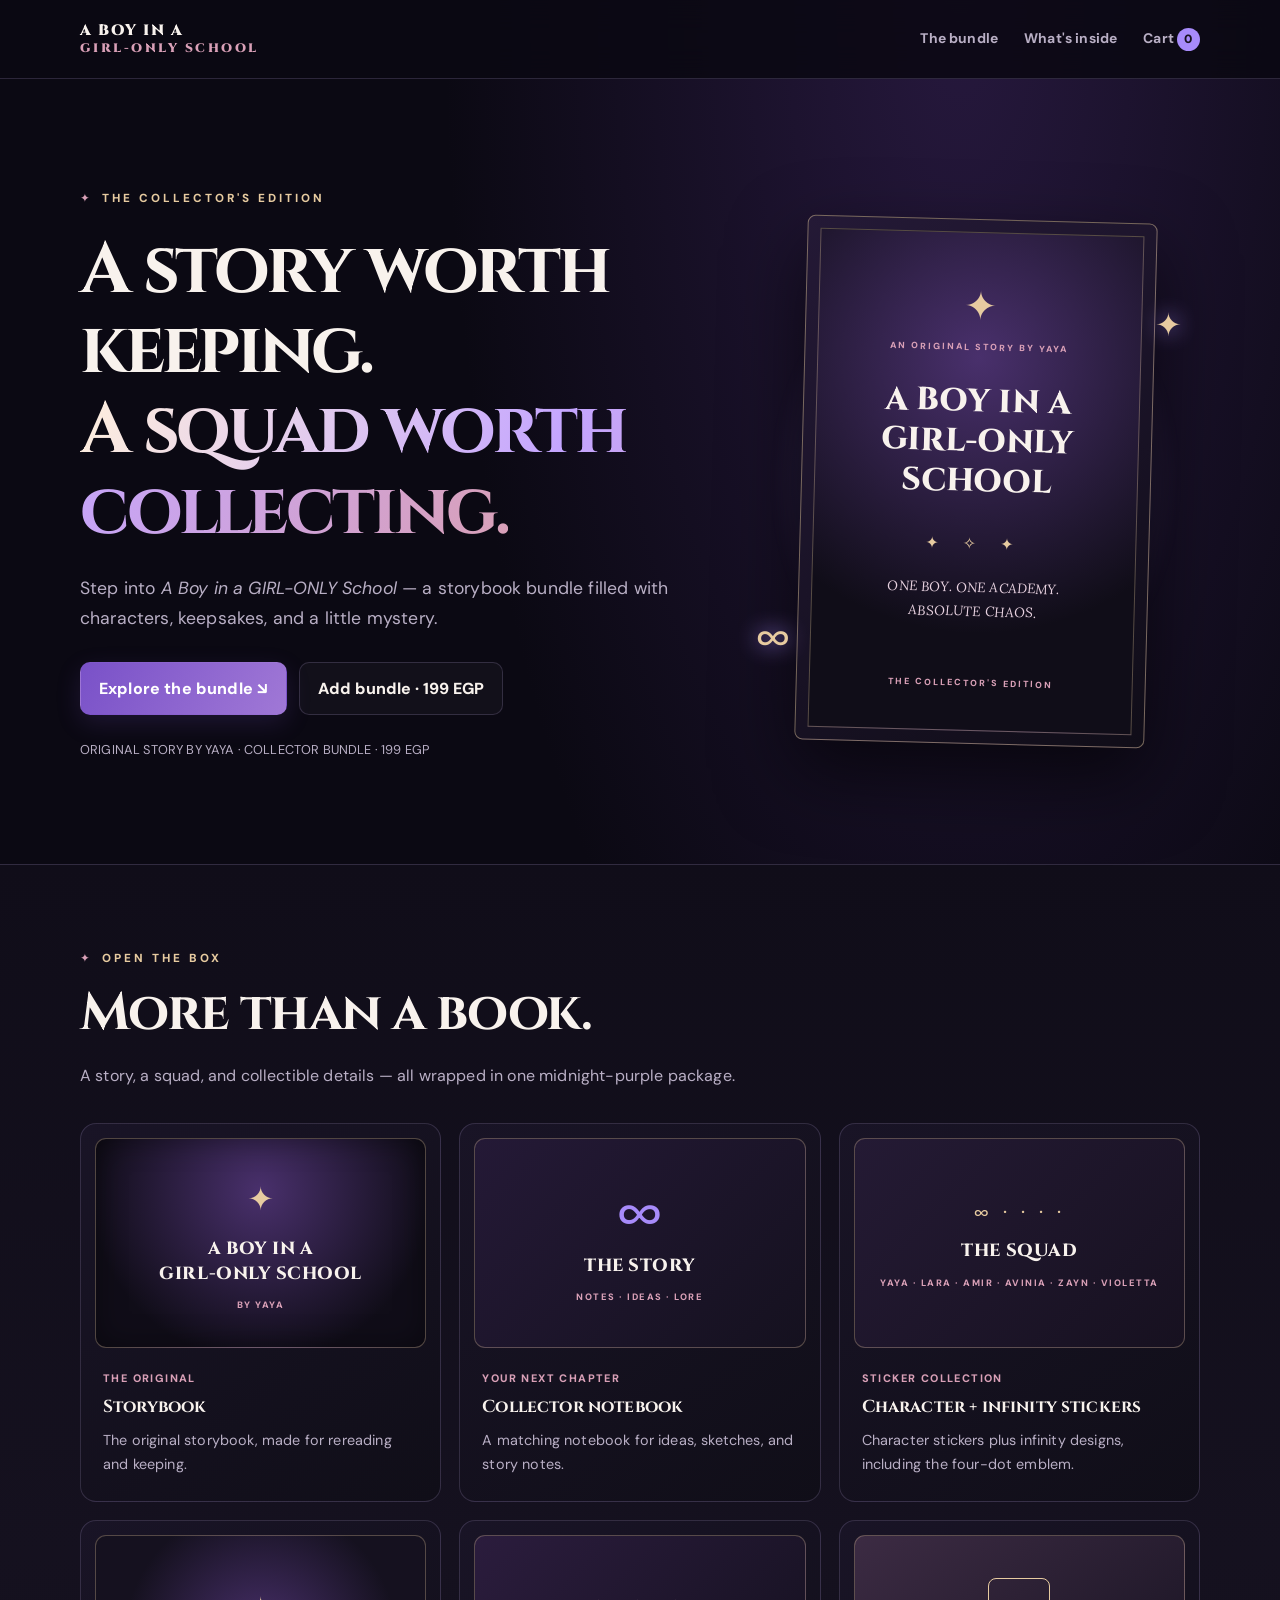
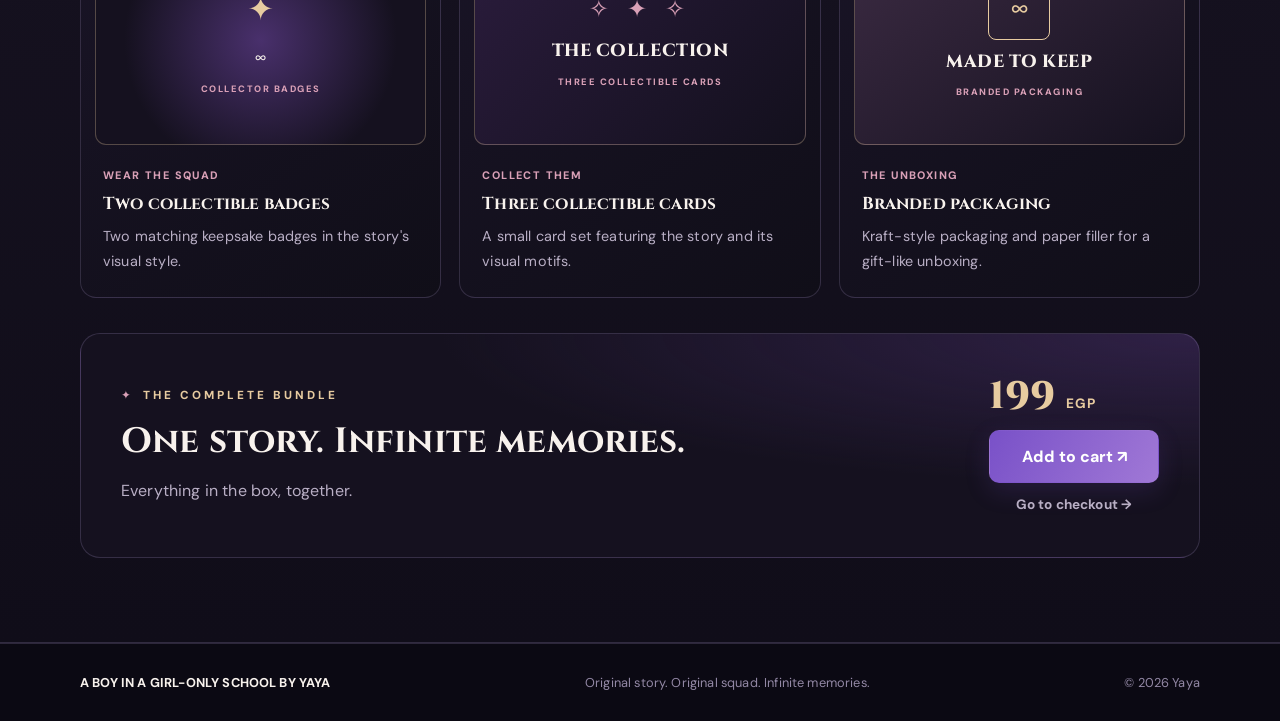
<file: store.html>
<!doctype html>
<html lang="en">
  <head>
    <meta charset="utf-8" />
    <meta name="viewport" content="width=device-width, initial-scale=1" />
    <meta name="theme-color" content="#073b2b" />
    <meta name="color-scheme" content="light" />

    <title>Store | A Boy in a GIRL-ONLY School</title>

    <meta
      name="description"
      content="Explore the A Boy in a GIRL-ONLY School Collector's Bundle by Yaya, featuring the original storybook, collectible stickers, badges, cards, and keepsakes."
    />

    <meta name="robots" content="index, follow, max-image-preview:large" />

    <!-- Social sharing metadata -->
    <meta property="og:type" content="website" />
    <meta
      property="og:site_name"
      content="A Boy in a GIRL-ONLY School"
    />
    <meta
      property="og:title"
      content="Collector's Bundle Store | A Boy in a GIRL-ONLY School"
    />
    <meta
      property="og:description"
      content="Explore the original storybook and collectible bundle by Yaya."
    />
    <meta
      property="og:image:alt"
      content="A Boy in a GIRL-ONLY School by Yaya"
    />

    <meta name="twitter:card" content="summary_large_image" />
    <meta
      name="twitter:title"
      content="Collector's Bundle Store | A Boy in a GIRL-ONLY School"
    />
    <meta
      name="twitter:description"
      content="Discover the storybook and collectible kit inspired by A Boy in a GIRL-ONLY School."
    />

    <!-- Structured data -->
    <script type="application/ld+json">
    {
      "@context": "https://schema.org",
      "@type": "WebPage",
      "name": "A Boy in a GIRL-ONLY School Collector's Bundle Store",
      "description": "Explore the A Boy in a GIRL-ONLY School storybook and collectible kit by Yaya.",
      "author": {
        "@type": "Person",
        "name": "Yaya"
      },
      "mainEntity": {
        "@type": "Product",
        "name": "GIRL-ONLY School Collector's Bundle",
        "description": "A storybook and collectible kit inspired by A Boy in a GIRL-ONLY School.",
        "brand": {
          "@type": "Brand",
          "name": "A Boy in a GIRL-ONLY School"
        },
        "offers": {
          "@type": "Offer",
          "price": "199",
          "priceCurrency": "EGP",
          "availability": "https://schema.org/InStock"
        }
      }
    }
    </script>

    <link rel="sitemap" type="application/xml" href="/sitemap.xml" />

    <!-- Favicon -->
    <link
      rel="icon"
      type="image/svg+xml"
      href="data:image/svg+xml,%3Csvg xmlns='http://www.w3.org/2000/svg' viewBox='0 0 64 64'%3E%3Crect width='64' height='64' rx='16' fill='%230b0913'/%3E%3Crect x='1' y='1' width='62' height='62' rx='15' fill='none' stroke='%23e7cba0' stroke-opacity='.65'/%3E%3Cpath d='M32 20 C22 7 9 20 18 30 L32 44 L46 30 C55 20 42 7 32 20Z' fill='none' stroke='%23c7a5fa' stroke-width='4' stroke-linecap='round' stroke-linejoin='round'/%3E%3Cpath d='M32 13 L35 21 L43 24 L35 27 L32 35 L29 27 L21 24 L29 21Z' fill='%23e7cba0'/%3E%3Ccircle cx='47' cy='45' r='3' fill='%23e9a6cf'/%3E%3C/svg%3E"
    />

    <!-- Fonts -->
    <link rel="preconnect" href="https://fonts.googleapis.com" />
    <link
      rel="preconnect"
      href="https://fonts.gstatic.com"
      crossorigin
    />
    <link
      href="https://fonts.googleapis.com/css2?family=Cinzel:wght@500;600;700;800;900&family=DM+Sans:wght@400;500;600;700;800;900&family=Lora:ital,wght@0,400;0,500;0,600;0,700;1,400;1,500;1,600&display=swap"
      rel="stylesheet"
    />

    <link rel="stylesheet" href="styles.css" />
    <script src="app.js" defer></script>
  </head>

  <body>
    <div class="reading-progress" id="progress"></div>

    <header>
      <nav class="container">
        <a
          class="logo"
          href="index.html"
          aria-label="A Boy in a GIRL-ONLY School — Home"
        >
          <span class="logo-top">A BOY IN A</span>
          <span class="logo-bottom">GIRL-ONLY SCHOOL</span>
        </a>

        <button
          class="menu"
          id="menuBtn"
          aria-expanded="false"
          aria-controls="navlinks"
        >
          Menu ☰
        </button>

        <div class="navlinks" id="navlinks">
          <a href="#bundle">The bundle</a>
          <a href="#inside">What's inside</a>
          <a href="checkout.html" class="cart-link">
            Cart <span class="cart-count" id="cartCount">0</span>
          </a>
        </div>
      </nav>
    </header>

    <main>
      <section class="hero container" id="bundle">
        <div class="hero-grid">
          <div class="hero-copy reveal">
            <div class="eyebrow">THE COLLECTOR'S EDITION</div>

            <h1>
              A story worth keeping.<br />
              <span class="gradient">A squad worth collecting.</span>
            </h1>

            <p class="lead">
              Step into <em>A Boy in a GIRL-ONLY School</em> — a storybook
              bundle filled with characters, keepsakes, and a little mystery.
            </p>

            <div class="actions">
              <a class="btn primary" href="#inside">
                Explore the bundle ↘
              </a>
              <button class="btn secondary" id="heroAdd">
                Add bundle · 199 EGP
              </button>
            </div>

            <p class="meta">
              ORIGINAL STORY BY YAYA · COLLECTOR BUNDLE · 199 EGP
            </p>
          </div>

          <div class="cover-wrap reveal">
            <div class="cover" aria-label="Book cover mockup">
              <div class="cover-inner">
                <div class="cover-star">✦</div>
                <div class="cover-small">AN ORIGINAL STORY BY YAYA</div>
                <div class="cover-title">A BOY IN A GIRL-ONLY SCHOOL</div>
                <div class="cover-divider">✦ ✧ ✦</div>
                <div class="cover-sub">
                  ONE BOY. ONE ACADEMY.<br />ABSOLUTE CHAOS.
                </div>
                <div class="cover-bottom">THE COLLECTOR'S EDITION</div>
              </div>
            </div>

            <div class="orbit orbit-one">✦</div>
            <div class="orbit orbit-two">∞</div>
          </div>
        </div>
      </section>

      <section class="inside-section" id="inside">
        <div class="container">
          <div class="eyebrow">OPEN THE BOX</div>
          <h2 class="section-title">More than a book.</h2>

          <p class="section-intro">
            A story, a squad, and collectible details — all wrapped in one
            midnight-purple package.
          </p>

          <div class="product-grid">
            <article class="product-card reveal">
              <div class="product-art book-art">
                <span>✦</span>
                <strong>A BOY IN A<br />GIRL-ONLY SCHOOL</strong>
                <small>BY YAYA</small>
              </div>
              <div class="product-copy">
                <div class="role">THE ORIGINAL</div>
                <h3>Storybook</h3>
                <p>The original storybook, made for rereading and keeping.</p>
              </div>
            </article>

            <article class="product-card reveal">
              <div class="product-art notebook-art">
                <span class="infinity">∞</span>
                <strong>THE STORY</strong>
                <small>NOTES · IDEAS · LORE</small>
              </div>
              <div class="product-copy">
                <div class="role">YOUR NEXT CHAPTER</div>
                <h3>Collector notebook</h3>
                <p>A matching notebook for ideas, sketches, and story notes.</p>
              </div>
            </article>

            <article class="product-card reveal">
              <div class="product-art sticker-art">
                <span>∞ · · · ·</span>
                <strong>THE SQUAD</strong>
                <small>YAYA · LARA · AMIR · AVINIA · ZAYN · VIOLETTA</small>
              </div>
              <div class="product-copy">
                <div class="role">STICKER COLLECTION</div>
                <h3>Character + infinity stickers</h3>
                <p>
                  Character stickers plus infinity designs, including the
                  four-dot emblem.
                </p>
              </div>
            </article>

            <article class="product-card reveal">
              <div class="product-art badge-art">
                <span>✦</span>
                <strong>∞</strong>
                <small>COLLECTOR BADGES</small>
              </div>
              <div class="product-copy">
                <div class="role">WEAR THE SQUAD</div>
                <h3>Two collectible badges</h3>
                <p>
                  Two matching keepsake badges in the story's visual style.
                </p>
              </div>
            </article>

            <article class="product-card reveal">
              <div class="product-art cards-art">
                <span>✧ ✦ ✧</span>
                <strong>THE COLLECTION</strong>
                <small>THREE COLLECTIBLE CARDS</small>
              </div>
              <div class="product-copy">
                <div class="role">COLLECT THEM</div>
                <h3>Three collectible cards</h3>
                <p>
                  A small card set featuring the story and its visual motifs.
                </p>
              </div>
            </article>

            <article class="product-card reveal">
              <div class="product-art box-art">
                <span>∞</span>
                <strong>MADE TO KEEP</strong>
                <small>BRANDED PACKAGING</small>
              </div>
              <div class="product-copy">
                <div class="role">THE UNBOXING</div>
                <h3>Branded packaging</h3>
                <p>
                  Kraft-style packaging and paper filler for a gift-like
                  unboxing.
                </p>
              </div>
            </article>
          </div>

          <div class="buy-panel reveal">
            <div>
              <div class="eyebrow">THE COMPLETE BUNDLE</div>
              <h2>One story. Infinite memories.</h2>
              <p>Everything in the box, together.</p>
            </div>

            <div class="buy-side">
              <div class="price">199 <span>EGP</span></div>
              <button class="btn primary" id="addBundle">
                Add to cart ↗
              </button>
              <a class="text-link" href="checkout.html">
                Go to checkout →
              </a>
            </div>
          </div>
        </div>
      </section>
    </main>

    <footer>
      <div class="container">
        <span><strong>A BOY IN A GIRL-ONLY SCHOOL BY YAYA</strong></span>
        <span>Original story. Original squad. Infinite memories.</span>
        <span>© <span id="year"></span> Yaya</span>
      </div>
    </footer>

    <div class="toast" id="toast" role="status" aria-live="polite">
      Added to cart ✦
    </div>
  </body>
</html>
</file>
<file: styles.css>
@import url("https://fonts.googleapis.com/css2?family=Cinzel:wght@500;600;700;800;900&family=DM+Sans:wght@400;500;600;700;800;900&family=Lora:ital,wght@0,400;0,500;0,600;0,700;1,400;1,500;1,600&display=swap");
:root {
  color-scheme: dark;
  --bg: #0b0913;
  --panel: #15111f;
  --panel2: #1c1729;
  --purple: #a78bfa;
  --rose: #d9a0b7;
  --gold: #e7cba0;
  --text: #f8f2ed;
  --muted: #b9afc5;
  --border: rgba(215, 190, 255, 0.17);
  --display: "Cinzel", Georgia, serif;
  --story: "Lora", Georgia, serif;
  --ui: "DM Sans", system-ui, sans-serif;
  --max: 1120px;
  --nav-h: 78px;
}
*,
*:before,
*:after {
  box-sizing: border-box;
}
html {
  scroll-behavior: smooth;
  scroll-padding-top: 94px;
  scrollbar-width: thin;
  scrollbar-color: #b99aff #100d1b;
}
body {
  margin: 0;
  background:
    radial-gradient(ellipse at 75% 0%, #26183d 0, transparent 38%), var(--bg);
  color: var(--text);
  font: 16px/1.7 var(--ui);
  letter-spacing: 0.01em;
  -webkit-font-smoothing: antialiased;
}
::selection {
  background: #ff8c42;
  color: #171717;
}
::-webkit-scrollbar {
  width: 10px;
}
::-webkit-scrollbar-track {
  background: #100d1b;
}
::-webkit-scrollbar-thumb {
  background: linear-gradient(#a78bfa, #e9a6cf);
  border: 2px solid #100d1b;
  border-radius: 20px;
}
a {
  color: inherit;
  text-decoration: none;
}
button,
input,
textarea {
  font: inherit;
}
button,
a {
  -webkit-tap-highlight-color: transparent;
}
button:focus-visible,
a:focus-visible,
input:focus-visible,
textarea:focus-visible {
  outline: 2px solid var(--gold);
  outline-offset: 4px;
}
.container {
  width: min(var(--max), 90%);
  margin-inline: auto;
}
.reading-progress {
  position: fixed;
  inset: 0 auto auto 0;
  width: 0;
  height: 3px;
  z-index: 1000;
  background: linear-gradient(90deg, var(--purple), #f0abcf);
  box-shadow: 0 0 12px #a78bfa80;
  pointer-events: none;
}
header {
  position: sticky;
  top: 0;
  z-index: 100;
  background: #0b0913e0;
  border-bottom: 1px solid var(--border);
  backdrop-filter: blur(16px);
}
nav {
  min-height: var(--nav-h);
  display: flex;
  align-items: center;
  justify-content: space-between;
  gap: 24px;
}
.logo {
  display: inline-flex;
  flex-direction: column;
  font: 900 0.94rem/1.25 var(--display);
  letter-spacing: 0.105em;
}
.logo-bottom {
  color: var(--rose);
  font-size: 0.82em;
  letter-spacing: 0.2em;
}
.navlinks {
  display: flex;
  align-items: center;
  gap: 26px;
  color: var(--muted);
  font-size: 0.87rem;
  font-weight: 700;
}
.navlinks a:hover,
.text-link:hover {
  color: var(--gold);
}
.menu {
  display: none;
  border: 1px solid var(--border);
  border-radius: 10px;
  padding: 8px 12px;
  background: #ffffff06;
  color: var(--text);
}
.cart-count {
  display: inline-grid;
  place-items: center;
  min-width: 23px;
  height: 23px;
  padding: 0 6px;
  border-radius: 99px;
  background: var(--purple);
  color: #17121e;
  font-size: 0.75rem;
  font-weight: 900;
}
.hero {
  padding: clamp(64px, 9vw, 110px) 0 90px;
}
.hero-grid {
  display: grid;
  grid-template-columns: 1.15fr 0.85fr;
  gap: clamp(28px, 5vw, 64px);
  align-items: center;
}
.eyebrow {
  color: var(--gold);
  text-transform: uppercase;
  letter-spacing: 3px;
  font-size: 0.73rem;
  font-weight: 800;
}
.eyebrow:before {
  content: "✦";
  margin-right: 9px;
  color: var(--rose);
}
h1,
.section-title {
  font-family: var(--display);
  font-weight: 700;
  text-wrap: balance;
}
.hero h1 {
  font-size: clamp(2.6rem, 5.6vw, 5rem);
  line-height: 1.12;
  letter-spacing: -0.045em;
  margin: 22px 0;
}
.gradient {
  background: linear-gradient(110deg, #fff0dd, #c4a5ff, var(--rose));
  -webkit-background-clip: text;
  background-clip: text;
  -webkit-text-fill-color: transparent;
}
.lead {
  color: var(--muted);
  font-size: clamp(1rem, 1.4vw, 1.1rem);
  max-width: 610px;
}
.actions {
  display: flex;
  gap: 12px;
  flex-wrap: wrap;
  margin-top: 28px;
}
.btn {
  display: inline-flex;
  align-items: center;
  justify-content: center;
  gap: 8px;
  padding: 12px 18px;
  border: 1px solid var(--border);
  border-radius: 10px;
  font-weight: 800;
  cursor: pointer;
  transition:
    transform 0.2s,
    border-color 0.2s,
    background 0.2s,
    box-shadow 0.2s;
}
.btn:hover {
  transform: translateY(-2px);
}
.primary {
  background: linear-gradient(120deg, #7951c8, #a078d6);
  border-color: transparent;
  color: white;
  box-shadow: 0 8px 25px #7951c82c;
}
.primary:hover {
  background: linear-gradient(120deg, #8a63d8, #b08ae2);
  box-shadow: 0 12px 30px #7951c84a;
}
.secondary {
  background: #ffffff08;
  color: var(--text);
}
.secondary:hover {
  border-color: #a78bfa88;
}
.meta,
.fine-print {
  color: var(--muted);
  font-size: 0.8rem;
  margin-top: 24px;
}
.cover-wrap {
  position: relative;
  display: grid;
  place-items: center;
  padding: 24px;
  min-height: 410px;
}
.cover-wrap:before {
  content: "";
  position: absolute;
  inset: 6%;
  border-radius: 50%;
  background: radial-gradient(circle, #a78bfa45, transparent 68%);
  filter: blur(6px);
}
.cover {
  position: relative;
  width: min(100%, 350px);
  aspect-ratio: 2/3;
  padding: 12px;
  border: 1px solid #e7cba077;
  border-radius: 8px;
  background: linear-gradient(145deg, #241936, #100d18);
  box-shadow: 0 30px 75px #0009;
  transform: rotate(1.5deg);
  transition: transform 0.35s;
}
.cover:hover {
  transform: rotate(0) translateY(-5px);
}
.cover-inner {
  height: 100%;
  border: 1px solid #e7cba055;
  display: flex;
  flex-direction: column;
  align-items: center;
  text-align: center;
  padding: 12% 8%;
  background: radial-gradient(circle at 50% 25%, #49306c, #100d18 68%);
}
.cover-star {
  font-size: 2.5rem;
  color: var(--gold);
}
.cover-small,
.cover-bottom {
  font-size: 0.56rem;
  letter-spacing: 2px;
  color: var(--rose);
  font-weight: 800;
}
.cover-title {
  font: 800 clamp(1.4rem, 3vw, 2rem)/1.25 var(--display);
  margin: auto 0;
  color: var(--text);
}
.cover-divider {
  color: var(--gold);
  letter-spacing: 10px;
}
.cover-sub {
  font: italic 0.85rem/1.8 var(--story);
  color: #e8d2e0;
  margin: 18px 0 auto;
}
.cover-bottom {
  margin-top: 25px;
}
.orbit {
  position: absolute;
  color: var(--gold);
  text-shadow: 0 0 22px #a78bfa;
  animation: float 4s ease-in-out infinite;
}
.orbit-one {
  font-size: 2rem;
  right: 4%;
  top: 18%;
}
.orbit-two {
  font-size: 3rem;
  left: 1%;
  bottom: 16%;
  animation-delay: -2s;
}
@keyframes float {
  50% {
    transform: translateY(-13px) rotate(8deg);
  }
}
.inside-section {
  padding: clamp(58px, 7vw, 84px) 0;
  background: linear-gradient(180deg, #100d19, #15111f 50%, #100d19);
  border-block: 1px solid var(--border);
}
.section-title {
  font-size: clamp(2rem, 4.4vw, 3.3rem);
  line-height: 1.2;
  letter-spacing: -0.03em;
  margin: 14px 0;
}
.section-intro {
  color: var(--muted);
  max-width: 690px;
}
.product-grid {
  display: grid;
  grid-template-columns: repeat(3, minmax(0, 1fr));
  gap: 18px;
  margin-top: 34px;
}
.product-card {
  overflow: hidden;
  border: 1px solid var(--border);
  background: linear-gradient(145deg, #191426, #100e18);
  border-radius: 16px;
  transition:
    transform 0.25s,
    border-color 0.25s,
    box-shadow 0.25s;
}
.product-card:hover {
  transform: translateY(-5px);
  border-color: #a78bfa80;
  box-shadow: 0 18px 38px #0003;
}
.product-art {
  height: 210px;
  margin: 14px;
  border: 1px solid #e7cba04d;
  border-radius: 11px;
  display: flex;
  flex-direction: column;
  align-items: center;
  justify-content: center;
  text-align: center;
  padding: 18px;
  gap: 10px;
  overflow: hidden;
}
.product-art strong {
  font: 800 1.1rem/1.45 var(--display);
  letter-spacing: 0.03em;
}
.product-art small {
  font-size: 0.58rem;
  letter-spacing: 1.5px;
  color: var(--rose);
  font-weight: 800;
}
.book-art {
  background: radial-gradient(circle at 50% 25%, #49306c, #100d18 75%);
  box-shadow: inset 0 0 30px #0006;
}
.book-art span {
  font-size: 2rem;
  color: var(--gold);
}
.notebook-art {
  background: linear-gradient(135deg, #241936, #15111f);
}
.infinity {
  font-size: 4rem;
  color: var(--purple);
  line-height: 1;
}
.sticker-art {
  background: linear-gradient(135deg, #241a34, #171120);
}
.sticker-art span {
  font-size: 1.3rem;
  color: var(--gold);
  letter-spacing: 4px;
}
.sticker-art small {
  line-height: 1.8;
}
.badge-art {
  background: radial-gradient(circle, #49306c, #15111f 70%);
}
.badge-art span {
  font-size: 2rem;
  color: var(--gold);
}
.cards-art {
  background: linear-gradient(135deg, #2b1c3d, #13101d);
}
.cards-art span {
  color: var(--rose);
  font-size: 1.5rem;
  letter-spacing: 6px;
}
.box-art {
  background: linear-gradient(145deg, #3c2b43, #15111f);
}
.box-art span {
  display: grid;
  place-items: center;
  width: 62px;
  height: 62px;
  border: 1px solid var(--gold);
  border-radius: 8px;
  color: var(--gold);
  font: 800 1.7rem var(--display);
}
.product-copy {
  padding: 7px 22px 24px;
}
.role {
  font-size: 0.68rem;
  color: var(--rose);
  letter-spacing: 1.4px;
  font-weight: 800;
}
.product-copy h3 {
  font: 700 1.08rem/1.4 var(--display);
  margin: 8px 0;
}
.product-copy p {
  font-size: 0.9rem;
  color: var(--muted);
  margin: 0;
}
.buy-panel {
  margin-top: 35px;
  padding: clamp(24px, 4vw, 40px);
  border: 1px solid var(--border);
  border-radius: 20px;
  background:
    radial-gradient(ellipse at 100% 0%, #49306c80, transparent 48%),
    var(--panel);
  display: flex;
  justify-content: space-between;
  align-items: center;
  gap: 25px;
}
.buy-panel h2 {
  font: 700 clamp(1.5rem, 3vw, 2.2rem) var(--display);
  margin: 12px 0;
}
.buy-panel p {
  color: var(--muted);
  margin: 0;
}
.buy-side {
  display: grid;
  gap: 10px;
  min-width: 170px;
}
.price {
  font: 800 2.4rem/1.2 var(--display);
  color: var(--gold);
}
.price span {
  font: 700 0.85rem var(--ui);
  letter-spacing: 1px;
}
.text-link {
  color: var(--muted);
  font-size: 0.85rem;
  font-weight: 700;
  text-align: center;
}
footer {
  border-top: 1px solid var(--border);
  padding: 28px 0;
  font-size: 0.8rem;
  color: #9388a5;
}
footer .container {
  display: flex;
  justify-content: space-between;
  gap: 12px;
  flex-wrap: wrap;
}
footer strong {
  color: var(--text);
}
.toast {
  position: fixed;
  left: 50%;
  bottom: 24px;
  z-index: 300;
  transform: translate(-50%, 20px);
  opacity: 0;
  pointer-events: none;
  padding: 12px 18px;
  border: 1px solid #a78bfa66;
  border-radius: 12px;
  background: #15111ff2;
  color: var(--text);
  box-shadow: 0 15px 40px #0008;
  transition:
    opacity 0.25s,
    transform 0.25s;
}
.toast.show {
  opacity: 1;
  transform: translate(-50%, 0);
}
.reveal {
  opacity: 0;
  transform: translateY(14px);
  transition:
    opacity 0.65s ease,
    transform 0.65s ease;
}
.reveal.show {
  opacity: 1;
  transform: none;
}
.checkout-main {
  padding: 60px 0 90px;
  min-height: 70vh;
}
.checkout-main > .section-title {
  margin-top: 10px;
}
.checkout-grid {
  display: grid;
  grid-template-columns: 1fr 1fr;
  gap: 22px;
  margin-top: 32px;
  align-items: start;
}
.checkout-panel {
  padding: clamp(22px, 3vw, 32px);
  border: 1px solid var(--border);
  border-radius: 18px;
  background: linear-gradient(145deg, #191426, #100e18);
}
.checkout-panel h2 {
  font: 700 1.35rem var(--display);
  margin: 0 0 22px;
}
.cart-items {
  display: grid;
  gap: 14px;
}
.cart-row {
  display: grid;
  grid-template-columns: 1fr auto;
  gap: 10px;
  padding: 15px;
  border: 1px solid var(--border);
  border-radius: 12px;
  background: #ffffff03;
  animation: cartIn 0.3s ease both;
}
@keyframes cartIn {
  from {
    opacity: 0;
    transform: translateY(8px) scale(0.98);
  }
  to {
    opacity: 1;
    transform: none;
  }
}
.cart-product-title {
  font-weight: 800;
}
.cart-product-sub {
  font-size: 0.8rem;
  color: var(--muted);
}
.cart-controls {
  display: flex;
  align-items: center;
  gap: 9px;
  margin-top: 10px;
}
.qty-btn,
.remove-btn {
  border: 1px solid var(--border);
  background: #ffffff08;
  color: var(--text);
  border-radius: 8px;
  min-width: 30px;
  height: 30px;
  cursor: pointer;
}
.remove-btn {
  padding: 0 9px;
  color: var(--rose);
  font-size: 0.78rem;
}
.line-price {
  font-weight: 800;
  color: var(--gold);
  white-space: nowrap;
}
.total-row {
  display: flex;
  justify-content: space-between;
  border-top: 1px solid var(--border);
  margin-top: 22px;
  padding-top: 18px;
  font-size: 1.05rem;
}
.total-row strong {
  color: var(--gold);
}
.cart-empty {
  padding: 18px;
  border: 1px dashed var(--border);
  border-radius: 12px;
}
.cart-empty p {
  color: var(--muted);
}
form {
  display: grid;
  gap: 10px;
}
label {
  font-weight: 750;
  font-size: 0.88rem;
  margin-top: 5px;
}
input,
textarea {
  width: 100%;
  padding: 12px 13px;
  border-radius: 10px;
  border: 1px solid var(--border);
  background: #0e0b17;
  color: var(--text);
  resize: vertical;
}
input::placeholder,
textarea::placeholder {
  color: #8e829f;
}
.optional {
  color: var(--muted);
  font-weight: 400;
}
.payment-note {
  display: flex;
  gap: 13px;
  padding: 14px;
  border: 1px solid #a78bfa35;
  border-radius: 12px;
  background: #a78bfa0a;
  margin: 10px 0;
}
.payment-note > span {
  color: var(--gold);
  font-size: 1.3rem;
}
.payment-note strong {
  font-size: 0.9rem;
}
.payment-note p {
  font-size: 0.8rem;
  color: var(--muted);
  margin: 3px 0 0;
}
.submit-btn {
  width: 100%;
  margin-top: 5px;
}
.back-link {
  font-size: 0.85rem;
}
.fine-print {
  margin: 8px 0 0;
}
.fine-print a {
  color: var(--purple);
}
[hidden] {
  display: none !important;
}
@media (max-width: 850px) {
  .hero-grid {
    grid-template-columns: 1fr;
    gap: 28px;
  }
  .cover-wrap {
    max-width: 450px;
    margin: auto;
    width: 100%;
  }
  .product-grid {
    grid-template-columns: repeat(2, minmax(0, 1fr));
  }
  .checkout-grid {
    grid-template-columns: 1fr;
  }
  .buy-panel {
    align-items: flex-start;
  }
}
@media (max-width: 620px) {
  :root {
    --nav-h: 72px;
  }
  .container {
    width: 91%;
  }
  .logo {
    font-size: 0.68rem;
    letter-spacing: 0.08em;
  }
  .menu {
    display: block;
  }
  .navlinks {
    display: none;
    position: absolute;
    top: calc(var(--nav-h) - 1px);
    left: 0;
    right: 0;
    padding: 16px 5%;
    background: #0b0913fa;
    border-bottom: 1px solid var(--border);
    flex-direction: column;
    align-items: stretch;
    gap: 0;
  }
  .navlinks.open {
    display: flex;
  }
  .navlinks a {
    padding: 10px 0;
  }
  .hero {
    padding: 55px 0;
  }
  .hero-grid {
    gap: 20px;
  }
  .hero h1 {
    font-size: clamp(2.2rem, 10vw, 3.5rem);
  }
  .cover-wrap {
    padding: 14px;
    min-height: 360px;
  }
  .cover {
    width: min(78%, 320px);
  }
  .product-grid {
    grid-template-columns: 1fr;
  }
  .product-art {
    height: 190px;
  }
  .buy-panel {
    flex-direction: column;
  }
  .buy-side {
    width: 100%;
  }
  .buy-side .btn {
    width: 100%;
  }
  .checkout-main {
    padding-top: 42px;
  }
  footer .container {
    display: block;
  }
  footer .container span {
    display: block;
    margin: 5px 0;
  }
}
@media (prefers-reduced-motion: reduce) {
  *,
  *:before,
  *:after {
    animation: none !important;
    scroll-behavior: auto !important;
    transition: none !important;
  }
  .reveal {
    opacity: 1;
    transform: none;
  }
}
</file>
